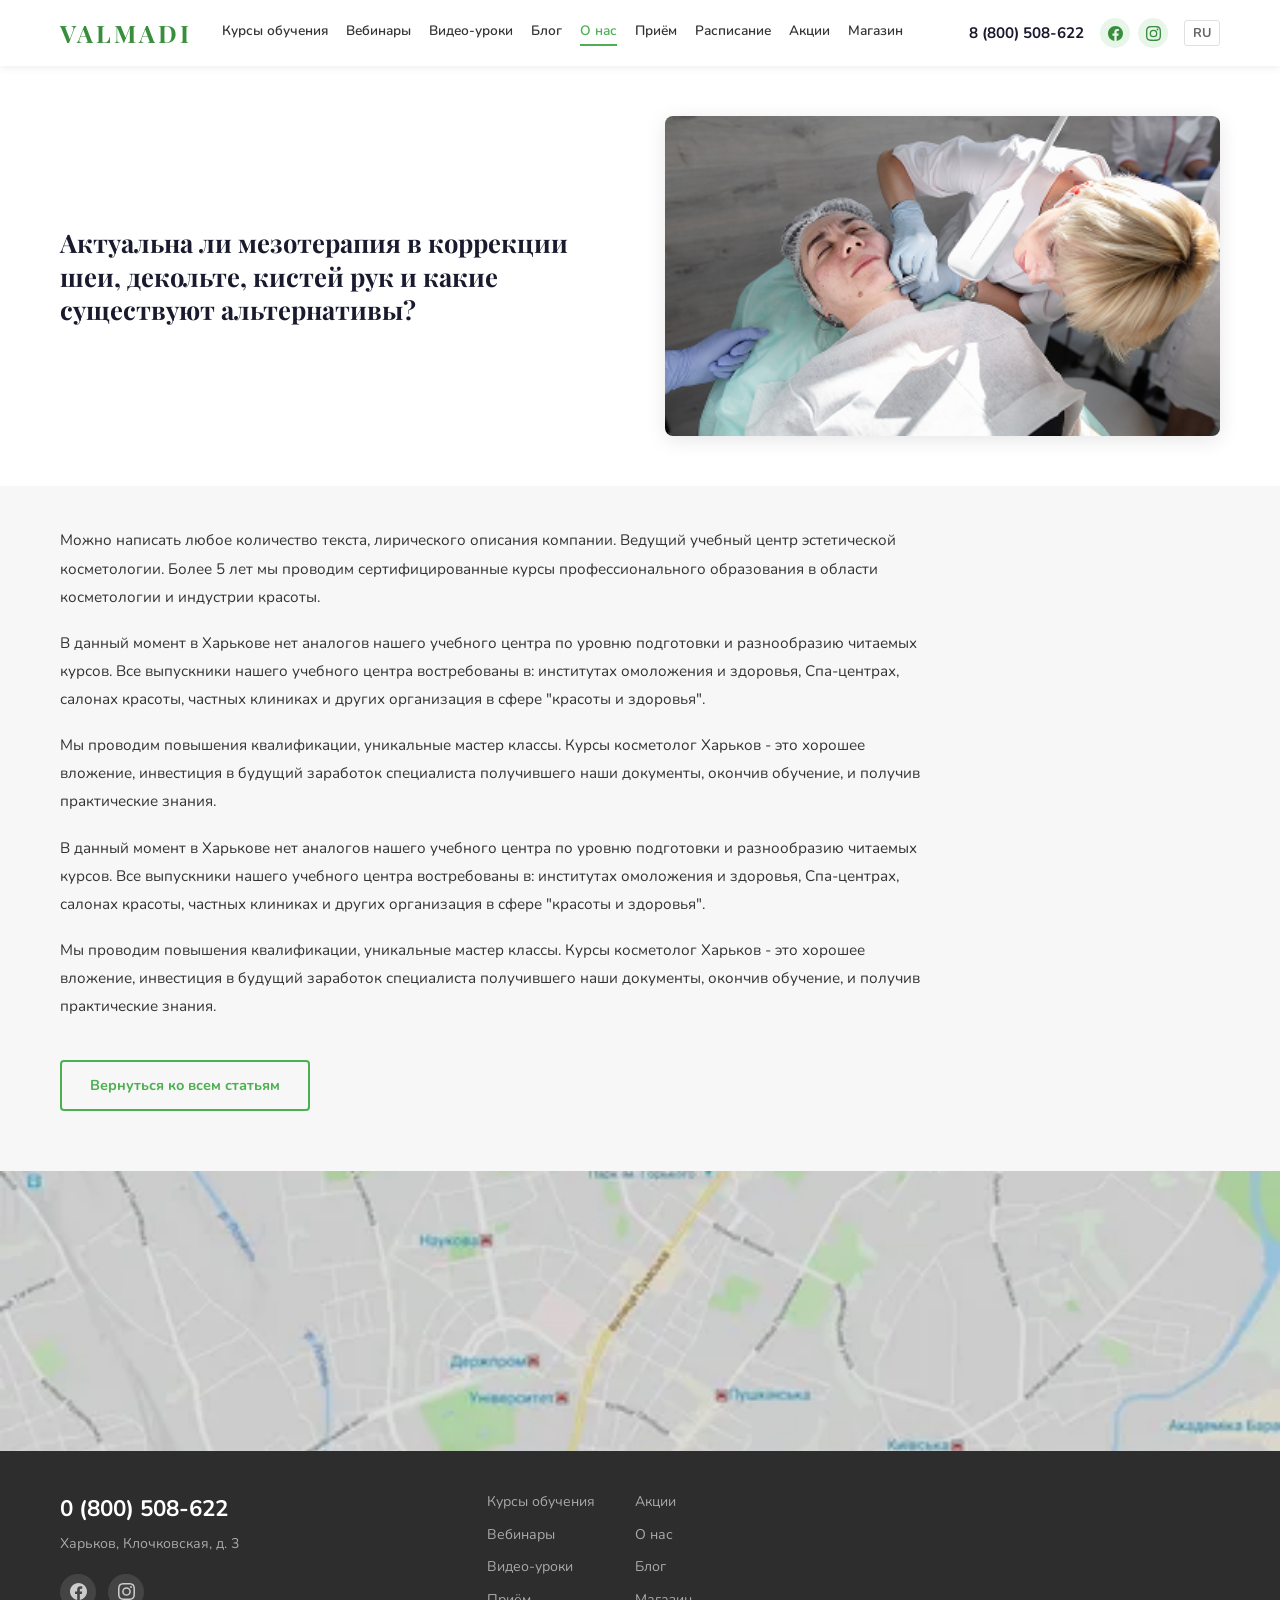
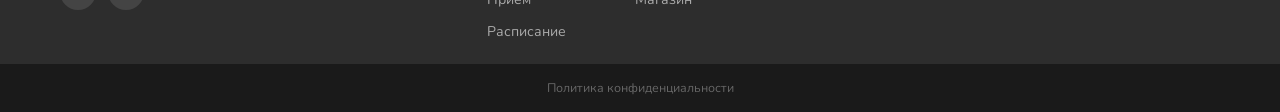
<file: about.html>
<!DOCTYPE html>
<html lang="ru">
<head>
    <meta charset="UTF-8">
    <meta name="viewport" content="width=device-width, initial-scale=1.0">
    <title>О нас — VALMADI</title>
    <link rel="stylesheet" href="css/styles.css">
    <link rel="stylesheet" href="css/about-page.css">
    <link href="https://fonts.googleapis.com/css2?family=Playfair+Display:wght@400;700&family=Nunito:wght@300;400;600;700&display=swap" rel="stylesheet">
</head>
<body>

<header class="header">
    <div class="header__top-inner container">
        <a href="index.html" class="logo">VALMADI</a>
        <nav class="nav">
            <a href="courses.html" class="nav__link">Курсы обучения</a>
            <a href="webinars.html" class="nav__link">Вебинары</a>
            <a href="#" class="nav__link">Видео-уроки</a>
            <a href="blog.html" class="nav__link">Блог</a>
            <a href="about.html" class="nav__link nav__link--active">О нас</a>
            <a href="#" class="nav__link">Приём</a>
            <a href="#" class="nav__link">Расписание</a>
            <a href="#" class="nav__link">Акции</a>
            <a href="price.html" class="nav__link">Магазин</a>
        </nav>
        <button class="hamburger" onclick="document.querySelector('.nav').classList.toggle('nav--open')">
            <span></span>
            <span></span>
            <span></span>
        </button>
        <div class="header__contacts">
            <a href="tel:+78005080622" class="header__phone">8 (800) 508-622</a>
            <div class="header__social">
                <a href="#" title="Facebook">
                    <svg width="18" height="18" viewBox="0 0 24 24" fill="currentColor"><path d="M24 12.073c0-6.627-5.373-12-12-12s-12 5.373-12 12c0 5.99 4.388 10.954 10.125 11.854v-8.385H7.078v-3.47h3.047V9.43c0-3.007 1.792-4.669 4.533-4.669 1.312 0 2.686.235 2.686.235v2.953H15.83c-1.491 0-1.956.925-1.956 1.874v2.25h3.328l-.532 3.47h-2.796v8.385C19.612 23.027 24 18.062 24 12.073z"/></svg>
                </a>
                <a href="#" title="Instagram">
                    <svg width="18" height="18" viewBox="0 0 24 24" fill="currentColor"><path d="M12 2.163c3.204 0 3.584.012 4.85.07 3.252.148 4.771 1.691 4.919 4.919.058 1.265.069 1.645.069 4.849 0 3.205-.012 3.584-.069 4.849-.149 3.225-1.664 4.771-4.919 4.919-1.266.058-1.644.07-4.85.07-3.204 0-3.584-.012-4.849-.07-3.26-.149-4.771-1.699-4.919-4.92-.058-1.265-.07-1.644-.07-4.849 0-3.204.013-3.583.07-4.849.149-3.227 1.664-4.771 4.919-4.919 1.266-.057 1.645-.069 4.849-.069zM12 0C8.741 0 8.333.014 7.053.072 2.695.272.273 2.69.073 7.052.014 8.333 0 8.741 0 12c0 3.259.014 3.668.072 4.948.2 4.358 2.618 6.78 6.98 6.98C8.333 23.986 8.741 24 12 24c3.259 0 3.668-.014 4.948-.072 4.354-.2 6.782-2.618 6.979-6.98.059-1.28.073-1.689.073-4.948 0-3.259-.014-3.667-.072-4.947-.196-4.354-2.617-6.78-6.979-6.98C15.668.014 15.259 0 12 0zm0 5.838a6.162 6.162 0 100 12.324 6.162 6.162 0 000-12.324zM12 16a4 4 0 110-8 4 4 0 010 8zm6.406-11.845a1.44 1.44 0 100 2.881 1.44 1.44 0 000-2.881z"/></svg>
                </a>
            </div>
            <div class="header__lang">RU</div>
        </div>
    </div>
</header>

<section class="ab-hero">
    <div class="container ab-hero__inner">
        <div class="ab-hero__content">
            <h1 class="ab-hero__title">Актуальна ли мезотерапия в коррекции шеи, декольте, кистей рук и какие существуют альтернативы?</h1>
        </div>
        <div class="ab-hero__image">
                    <img src="images/blog-3.jpg" alt="Мезотерапия">
        </div>
    </div>
</section>

<section class="ab-text">
    <div class="container">
        <p class="ab-text__p">Можно написать любое количество текста, лирического описания компании. Ведущий учебный центр эстетической косметологии. Более 5 лет мы проводим сертифицированные курсы профессионального образования в области косметологии и индустрии красоты.</p>
        <p class="ab-text__p">В данный момент в Харькове нет аналогов нашего учебного центра по уровню подготовки и разнообразию читаемых курсов. Все выпускники нашего учебного центра востребованы в: институтах омоложения и здоровья, Спа-центрах, салонах красоты, частных клиниках и других организация в сфере "красоты и здоровья".</p>
        <p class="ab-text__p">Мы проводим повышения квалификации, уникальные мастер классы. Курсы косметолог Харьков - это хорошее вложение, инвестиция в будущий заработок специалиста получившего наши документы, окончив обучение, и получив практические знания.</p>
        <p class="ab-text__p">В данный момент в Харькове нет аналогов нашего учебного центра по уровню подготовки и разнообразию читаемых курсов. Все выпускники нашего учебного центра востребованы в: институтах омоложения и здоровья, Спа-центрах, салонах красоты, частных клиниках и других организация в сфере "красоты и здоровья".</p>
        <p class="ab-text__p">Мы проводим повышения квалификации, уникальные мастер классы. Курсы косметолог Харьков - это хорошее вложение, инвестиция в будущий заработок специалиста получившего наши документы, окончив обучение, и получив практические знания.</p>
        <div class="ab-text__btn">
            <a href="blog.html" class="btn btn--outline">Вернуться ко всем статьям</a>
        </div>
    </div>
</section>

<footer class="footer">
    <div class="footer__map">
        <img src="images/map.jpg" alt="Карта">
    </div>
    <div class="footer__info">
        <div class="container footer__inner">
            <div class="footer__contacts">
                <p class="footer__phone">0 (800) 508-622</p>
                <p class="footer__address">Харьков, Клочковская, д. 3</p>
                <div class="footer__social">
                    <a href="#" title="Facebook">
                        <svg width="18" height="18" viewBox="0 0 24 24" fill="currentColor"><path d="M24 12.073c0-6.627-5.373-12-12-12s-12 5.373-12 12c0 5.99 4.388 10.954 10.125 11.854v-8.385H7.078v-3.47h3.047V9.43c0-3.007 1.792-4.669 4.533-4.669 1.312 0 2.686.235 2.686.235v2.953H15.83c-1.491 0-1.956.925-1.956 1.874v2.25h3.328l-.532 3.47h-2.796v8.385C19.612 23.027 24 18.062 24 12.073z"/></svg>
                    </a>
                    <a href="#" title="Instagram">
                        <svg width="18" height="18" viewBox="0 0 24 24" fill="currentColor"><path d="M12 2.163c3.204 0 3.584.012 4.85.07 3.252.148 4.771 1.691 4.919 4.919.058 1.265.069 1.645.069 4.849 0 3.205-.012 3.584-.069 4.849-.149 3.225-1.664 4.771-4.919 4.919-1.266.058-1.644.07-4.85.07-3.204 0-3.584-.012-4.849-.07-3.26-.149-4.771-1.699-4.919-4.92-.058-1.265-.07-1.644-.07-4.849 0-3.204.013-3.583.07-4.849.149-3.227 1.664-4.771 4.919-4.919 1.266-.057 1.645-.069 4.849-.069zM12 0C8.741 0 8.333.014 7.053.072 2.695.272.273 2.69.073 7.052.014 8.333 0 8.741 0 12c0 3.259.014 3.668.072 4.948.2 4.358 2.618 6.78 6.98 6.98C8.333 23.986 8.741 24 12 24c3.259 0 3.668-.014 4.948-.072 4.354-.2 6.782-2.618 6.979-6.98.059-1.28.073-1.689.073-4.948 0-3.259-.014-3.667-.072-4.947-.196-4.354-2.617-6.78-6.979-6.98C15.668.014 15.259 0 12 0zm0 5.838a6.162 6.162 0 100 12.324 6.162 6.162 0 000-12.324zM12 16a4 4 0 110-8 4 4 0 010 8zm6.406-11.845a1.44 1.44 0 100 2.881 1.44 1.44 0 000-2.881z"/></svg>
                    </a>
                </div>
            </div>
            <div class="footer__nav">
                <div class="footer__col">
                    <a href="courses.html">Курсы обучения</a>
                    <a href="webinars.html">Вебинары</a>
                    <a href="#">Видео-уроки</a>
                    <a href="#">Приём</a>
                    <a href="#">Расписание</a>
                </div>
                <div class="footer__col">
                    <a href="#">Акции</a>
                    <a href="about.html">О нас</a>
                    <a href="blog.html">Блог</a>
                    <a href="price.html">Магазин</a>
                </div>
            </div>
        </div>
    </div>
    <div class="footer__bottom">
        <div class="container">
            <p>Политика конфиденциальности</p>
        </div>
    </div>
</footer>

</body>
<script>document.querySelector('.nav')?.addEventListener('click', function(){this.classList.remove('nav--open')});</script>
</html>
</file>
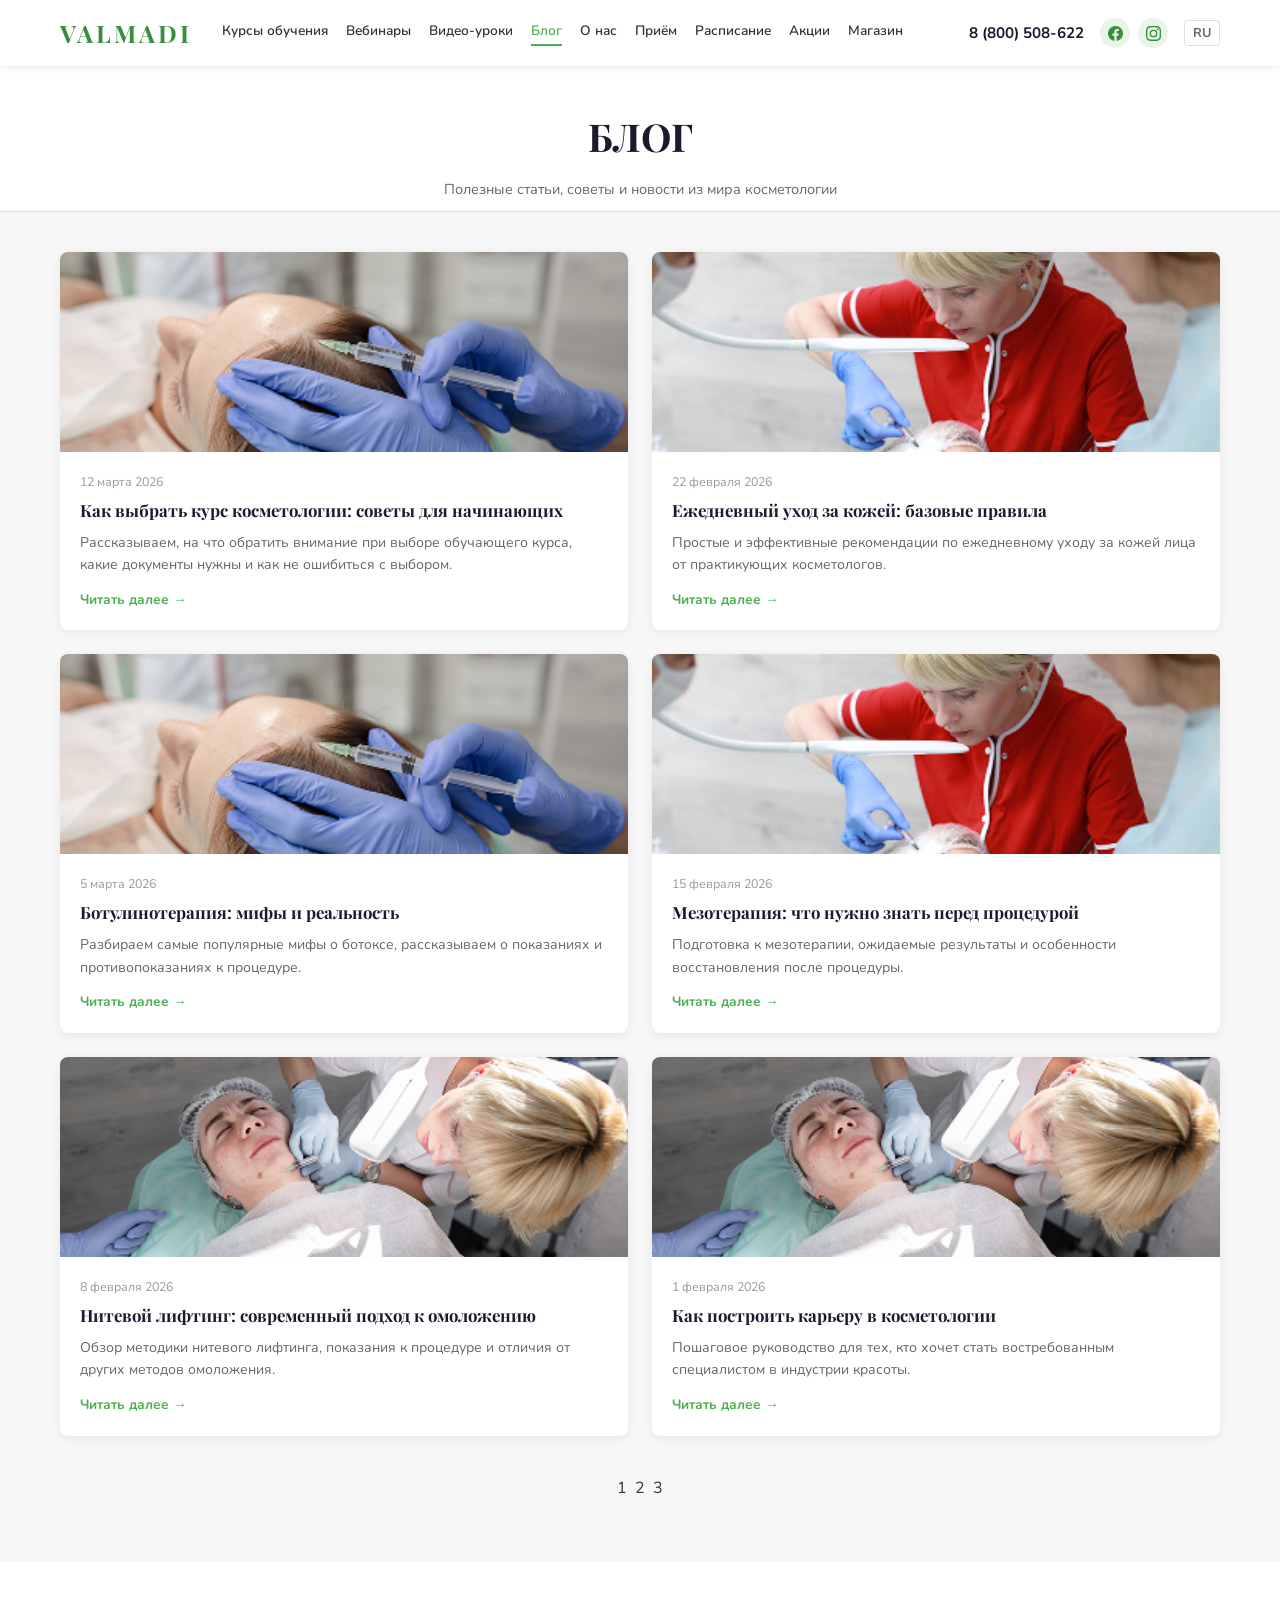
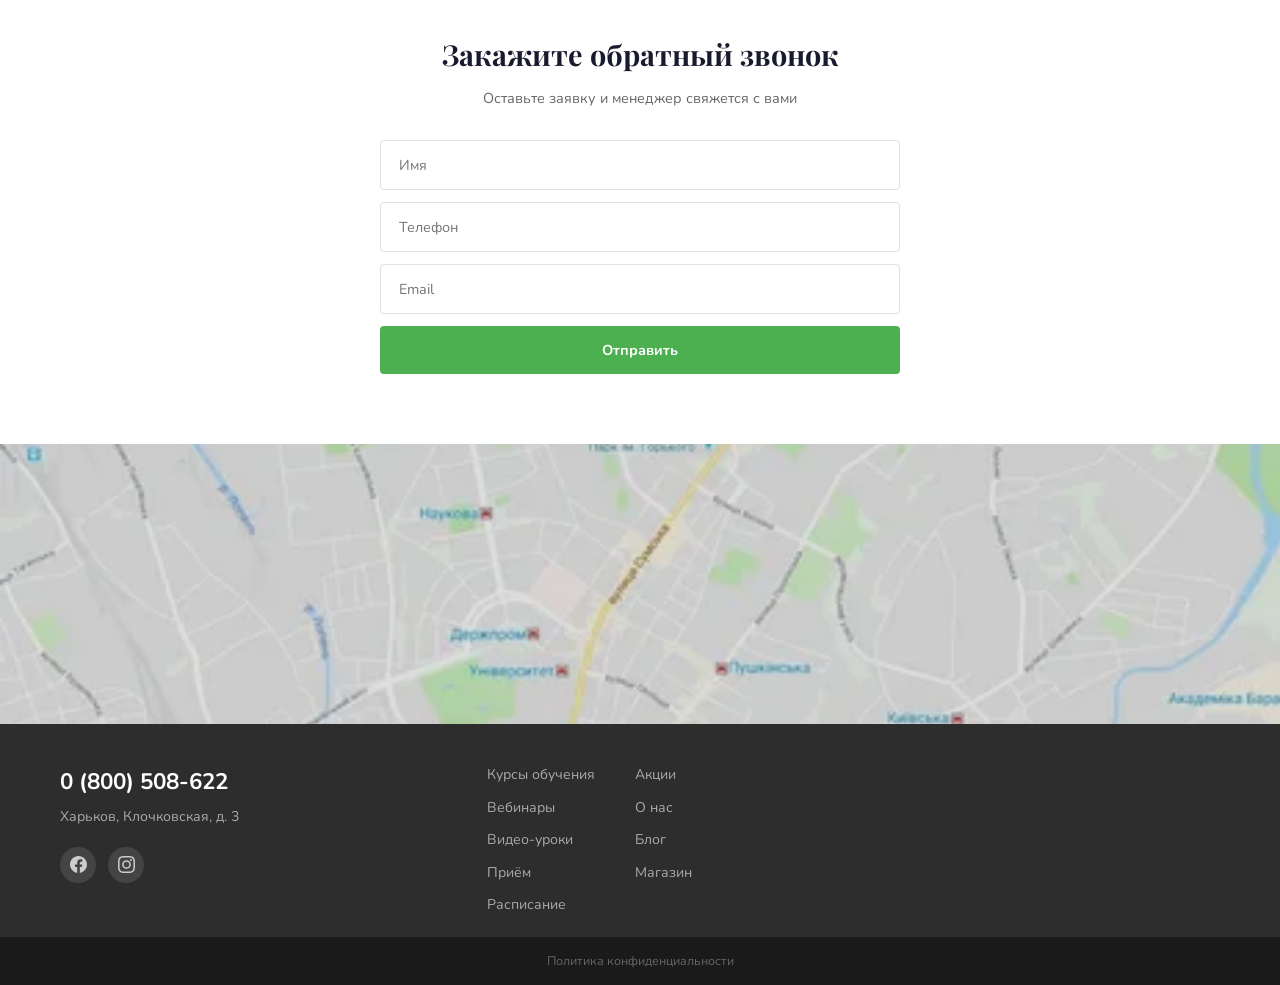
<file: blog.html>
<!DOCTYPE html>
<html lang="ru">
<head>
    <meta charset="UTF-8">
    <meta name="viewport" content="width=device-width, initial-scale=1.0">
    <title>Блог — VALMADI</title>
    <link rel="stylesheet" href="css/styles.css">
    <link rel="stylesheet" href="css/blog.css">
    <link href="https://fonts.googleapis.com/css2?family=Playfair+Display:wght@400;700&family=Nunito:wght@300;400;600;700&display=swap" rel="stylesheet">
</head>
<body>

<header class="header">
    <div class="header__top-inner container">
        <a href="index.html" class="logo">VALMADI</a>
        <nav class="nav">
            <a href="courses.html" class="nav__link">Курсы обучения</a>
            <a href="webinars.html" class="nav__link">Вебинары</a>
            <a href="#" class="nav__link">Видео-уроки</a>
            <a href="blog.html" class="nav__link nav__link--active">Блог</a>
            <a href="about.html" class="nav__link">О нас</a>
            <a href="#" class="nav__link">Приём</a>
            <a href="#" class="nav__link">Расписание</a>
            <a href="#" class="nav__link">Акции</a>
            <a href="price.html" class="nav__link">Магазин</a>
        </nav>
        <button class="hamburger" onclick="document.querySelector('.nav').classList.toggle('nav--open')">
            <span></span>
            <span></span>
            <span></span>
        </button>
        <div class="header__contacts">
            <a href="tel:+78005080622" class="header__phone">8 (800) 508-622</a>
            <div class="header__social">
                <a href="#" title="Facebook">
                    <svg width="18" height="18" viewBox="0 0 24 24" fill="currentColor"><path d="M24 12.073c0-6.627-5.373-12-12-12s-12 5.373-12 12c0 5.99 4.388 10.954 10.125 11.854v-8.385H7.078v-3.47h3.047V9.43c0-3.007 1.792-4.669 4.533-4.669 1.312 0 2.686.235 2.686.235v2.953H15.83c-1.491 0-1.956.925-1.956 1.874v2.25h3.328l-.532 3.47h-2.796v8.385C19.612 23.027 24 18.062 24 12.073z"/></svg>
                </a>
                <a href="#" title="Instagram">
                    <svg width="18" height="18" viewBox="0 0 24 24" fill="currentColor"><path d="M12 2.163c3.204 0 3.584.012 4.85.07 3.252.148 4.771 1.691 4.919 4.919.058 1.265.069 1.645.069 4.849 0 3.205-.012 3.584-.069 4.849-.149 3.225-1.664 4.771-4.919 4.919-1.266.058-1.644.07-4.85.07-3.204 0-3.584-.012-4.849-.07-3.26-.149-4.771-1.699-4.919-4.92-.058-1.265-.07-1.644-.07-4.849 0-3.204.013-3.583.07-4.849.149-3.227 1.664-4.771 4.919-4.919 1.266-.057 1.645-.069 4.849-.069zM12 0C8.741 0 8.333.014 7.053.072 2.695.272.273 2.69.073 7.052.014 8.333 0 8.741 0 12c0 3.259.014 3.668.072 4.948.2 4.358 2.618 6.78 6.98 6.98C8.333 23.986 8.741 24 12 24c3.259 0 3.668-.014 4.948-.072 4.354-.2 6.782-2.618 6.979-6.98.059-1.28.073-1.689.073-4.948 0-3.259-.014-3.667-.072-4.947-.196-4.354-2.617-6.78-6.979-6.98C15.668.014 15.259 0 12 0zm0 5.838a6.162 6.162 0 100 12.324 6.162 6.162 0 000-12.324zM12 16a4 4 0 110-8 4 4 0 010 8zm6.406-11.845a1.44 1.44 0 100 2.881 1.44 1.44 0 000-2.881z"/></svg>
                </a>
            </div>
            <div class="header__lang">RU</div>
        </div>
    </div>
</header>

<section class="bl-hero">
    <div class="container bl-hero__inner">
        <h1 class="bl-hero__title">БЛОГ</h1>
        <p class="bl-hero__subtitle">Полезные статьи, советы и новости из мира косметологии</p>
    </div>
</section>

<section class="bl-page">
    <div class="container">

        <div class="bl-grid">

            <a href="#" class="bl-card">
                <div class="bl-card__image">
                    <img src="images/blog-1.jpg" alt="Как выбрать курс косметологии">
                </div>
                <div class="bl-card__body">
                    <p class="bl-card__date">12 марта 2026</p>
                    <h3 class="bl-card__title">Как выбрать курс косметологии: советы для начинающих</h3>
                    <p class="bl-card__excerpt">Рассказываем, на что обратить внимание при выборе обучающего курса, какие документы нужны и как не ошибиться с выбором.</p>
                    <span class="bl-card__more">Читать далее →</span>
                </div>
            </a>

            <a href="#" class="bl-card">
                <div class="bl-card__image">
                    <img src="images/blog-2.jpg" alt="Уход за кожей">
                </div>
                <div class="bl-card__body">
                    <p class="bl-card__date">22 февраля 2026</p>
                    <h3 class="bl-card__title">Ежедневный уход за кожей: базовые правила</h3>
                    <p class="bl-card__excerpt">Простые и эффективные рекомендации по ежедневному уходу за кожей лица от практикующих косметологов.</p>
                    <span class="bl-card__more">Читать далее →</span>
                </div>
            </a>

            <a href="#" class="bl-card">
                <div class="bl-card__image">
                    <img src="images/blog-1.jpg" alt="Ботулинотерапия">
                </div>
                <div class="bl-card__body">
                    <p class="bl-card__date">5 марта 2026</p>
                    <h3 class="bl-card__title">Ботулинотерапия: мифы и реальность</h3>
                    <p class="bl-card__excerpt">Разбираем самые популярные мифы о ботоксе, рассказываем о показаниях и противопоказаниях к процедуре.</p>
                    <span class="bl-card__more">Читать далее →</span>
                </div>
            </a>

            <a href="#" class="bl-card">
                <div class="bl-card__image">
                    <img src="images/blog-2.jpg" alt="Мезотерапия">
                </div>
                <div class="bl-card__body">
                    <p class="bl-card__date">15 февраля 2026</p>
                    <h3 class="bl-card__title">Мезотерапия: что нужно знать перед процедурой</h3>
                    <p class="bl-card__excerpt">Подготовка к мезотерапии, ожидаемые результаты и особенности восстановления после процедуры.</p>
                    <span class="bl-card__more">Читать далее →</span>
                </div>
            </a>

            <a href="#" class="bl-card">
                <div class="bl-card__image">
                    <img src="images/blog-3.jpg" alt="Нитевой лифтинг">
                </div>
                <div class="bl-card__body">
                    <p class="bl-card__date">8 февраля 2026</p>
                    <h3 class="bl-card__title">Нитевой лифтинг: современный подход к омоложению</h3>
                    <p class="bl-card__excerpt">Обзор методики нитевого лифтинга, показания к процедуре и отличия от других методов омоложения.</p>
                    <span class="bl-card__more">Читать далее →</span>
                </div>
            </a>

            <a href="#" class="bl-card">
                <div class="bl-card__image">
                    <img src="images/blog-3.jpg" alt="Карьера косметолога">
                </div>
                <div class="bl-card__body">
                    <p class="bl-card__date">1 февраля 2026</p>
                    <h3 class="bl-card__title">Как построить карьеру в косметологии</h3>
                    <p class="bl-card__excerpt">Пошаговое руководство для тех, кто хочет стать востребованным специалистом в индустрии красоты.</p>
                    <span class="bl-card__more">Читать далее →</span>
                </div>
            </a>

        </div>

        <div class="bl-pagination">
            <a href="#" class="page-btn page-btn--active">1</a>
            <a href="#" class="page-btn">2</a>
            <a href="#" class="page-btn">3</a>
        </div>

    </div>
</section>

<section class="callback">
    <div class="container callback__inner">
        <h2 class="callback__title">Закажите обратный звонок</h2>
        <p class="callback__subtitle">Оставьте заявку и менеджер свяжется с вами</p>
        <div class="callback__form">
            <input type="text" class="callback__input" placeholder="Имя">
            <input type="tel" class="callback__input" placeholder="Телефон">
            <input type="email" class="callback__input" placeholder="Email">
            <button class="btn btn--green">Отправить</button>
        </div>
    </div>
</section>

<footer class="footer">
    <div class="footer__map">
        <img src="images/map.jpg" alt="Карта">
    </div>
    <div class="footer__info">
        <div class="container footer__inner">
            <div class="footer__contacts">
                <p class="footer__phone">0 (800) 508-622</p>
                <p class="footer__address">Харьков, Клочковская, д. 3</p>
                <div class="footer__social">
                    <a href="#" title="Facebook">
                        <svg width="18" height="18" viewBox="0 0 24 24" fill="currentColor"><path d="M24 12.073c0-6.627-5.373-12-12-12s-12 5.373-12 12c0 5.99 4.388 10.954 10.125 11.854v-8.385H7.078v-3.47h3.047V9.43c0-3.007 1.792-4.669 4.533-4.669 1.312 0 2.686.235 2.686.235v2.953H15.83c-1.491 0-1.956.925-1.956 1.874v2.25h3.328l-.532 3.47h-2.796v8.385C19.612 23.027 24 18.062 24 12.073z"/></svg>
                    </a>
                    <a href="#" title="Instagram">
                        <svg width="18" height="18" viewBox="0 0 24 24" fill="currentColor"><path d="M12 2.163c3.204 0 3.584.012 4.85.07 3.252.148 4.771 1.691 4.919 4.919.058 1.265.069 1.645.069 4.849 0 3.205-.012 3.584-.069 4.849-.149 3.225-1.664 4.771-4.919 4.919-1.266.058-1.644.07-4.85.07-3.204 0-3.584-.012-4.849-.07-3.26-.149-4.771-1.699-4.919-4.92-.058-1.265-.07-1.644-.07-4.849 0-3.204.013-3.583.07-4.849.149-3.227 1.664-4.771 4.919-4.919 1.266-.057 1.645-.069 4.849-.069zM12 0C8.741 0 8.333.014 7.053.072 2.695.272.273 2.69.073 7.052.014 8.333 0 8.741 0 12c0 3.259.014 3.668.072 4.948.2 4.358 2.618 6.78 6.98 6.98C8.333 23.986 8.741 24 12 24c3.259 0 3.668-.014 4.948-.072 4.354-.2 6.782-2.618 6.979-6.98.059-1.28.073-1.689.073-4.948 0-3.259-.014-3.667-.072-4.947-.196-4.354-2.617-6.78-6.979-6.98C15.668.014 15.259 0 12 0zm0 5.838a6.162 6.162 0 100 12.324 6.162 6.162 0 000-12.324zM12 16a4 4 0 110-8 4 4 0 010 8zm6.406-11.845a1.44 1.44 0 100 2.881 1.44 1.44 0 000-2.881z"/></svg>
                    </a>
                </div>
            </div>
            <div class="footer__nav">
                <div class="footer__col">
                    <a href="courses.html">Курсы обучения</a>
                    <a href="webinars.html">Вебинары</a>
                    <a href="#">Видео-уроки</a>
                    <a href="#">Приём</a>
                    <a href="#">Расписание</a>
                </div>
                <div class="footer__col">
                    <a href="#">Акции</a>
                    <a href="about.html">О нас</a>
                    <a href="blog.html">Блог</a>
                    <a href="price.html">Магазин</a>
                </div>
            </div>
        </div>
    </div>
    <div class="footer__bottom">
        <div class="container">
            <p>Политика конфиденциальности</p>
        </div>
    </div>
</footer>

</body>
<script>document.querySelector('.nav')?.addEventListener('click', function(){this.classList.remove('nav--open')});</script>
</html>
</file>
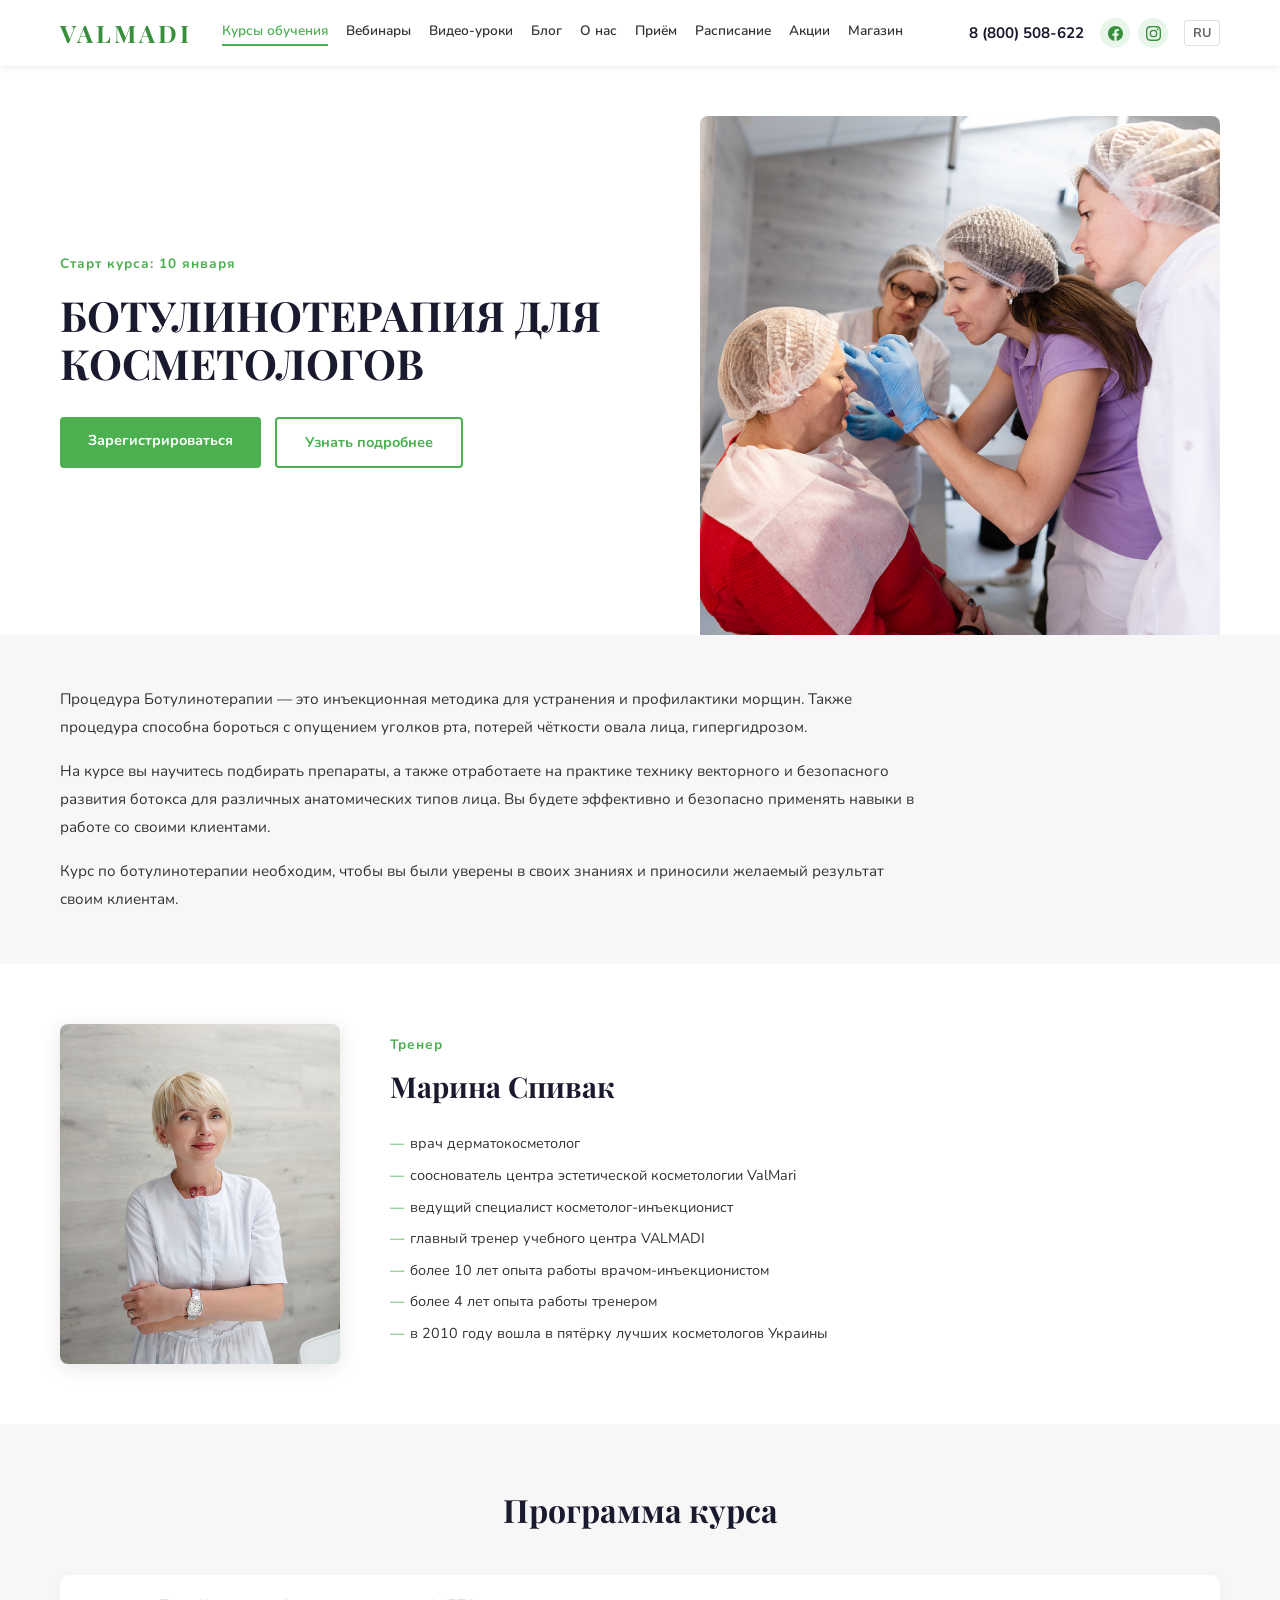
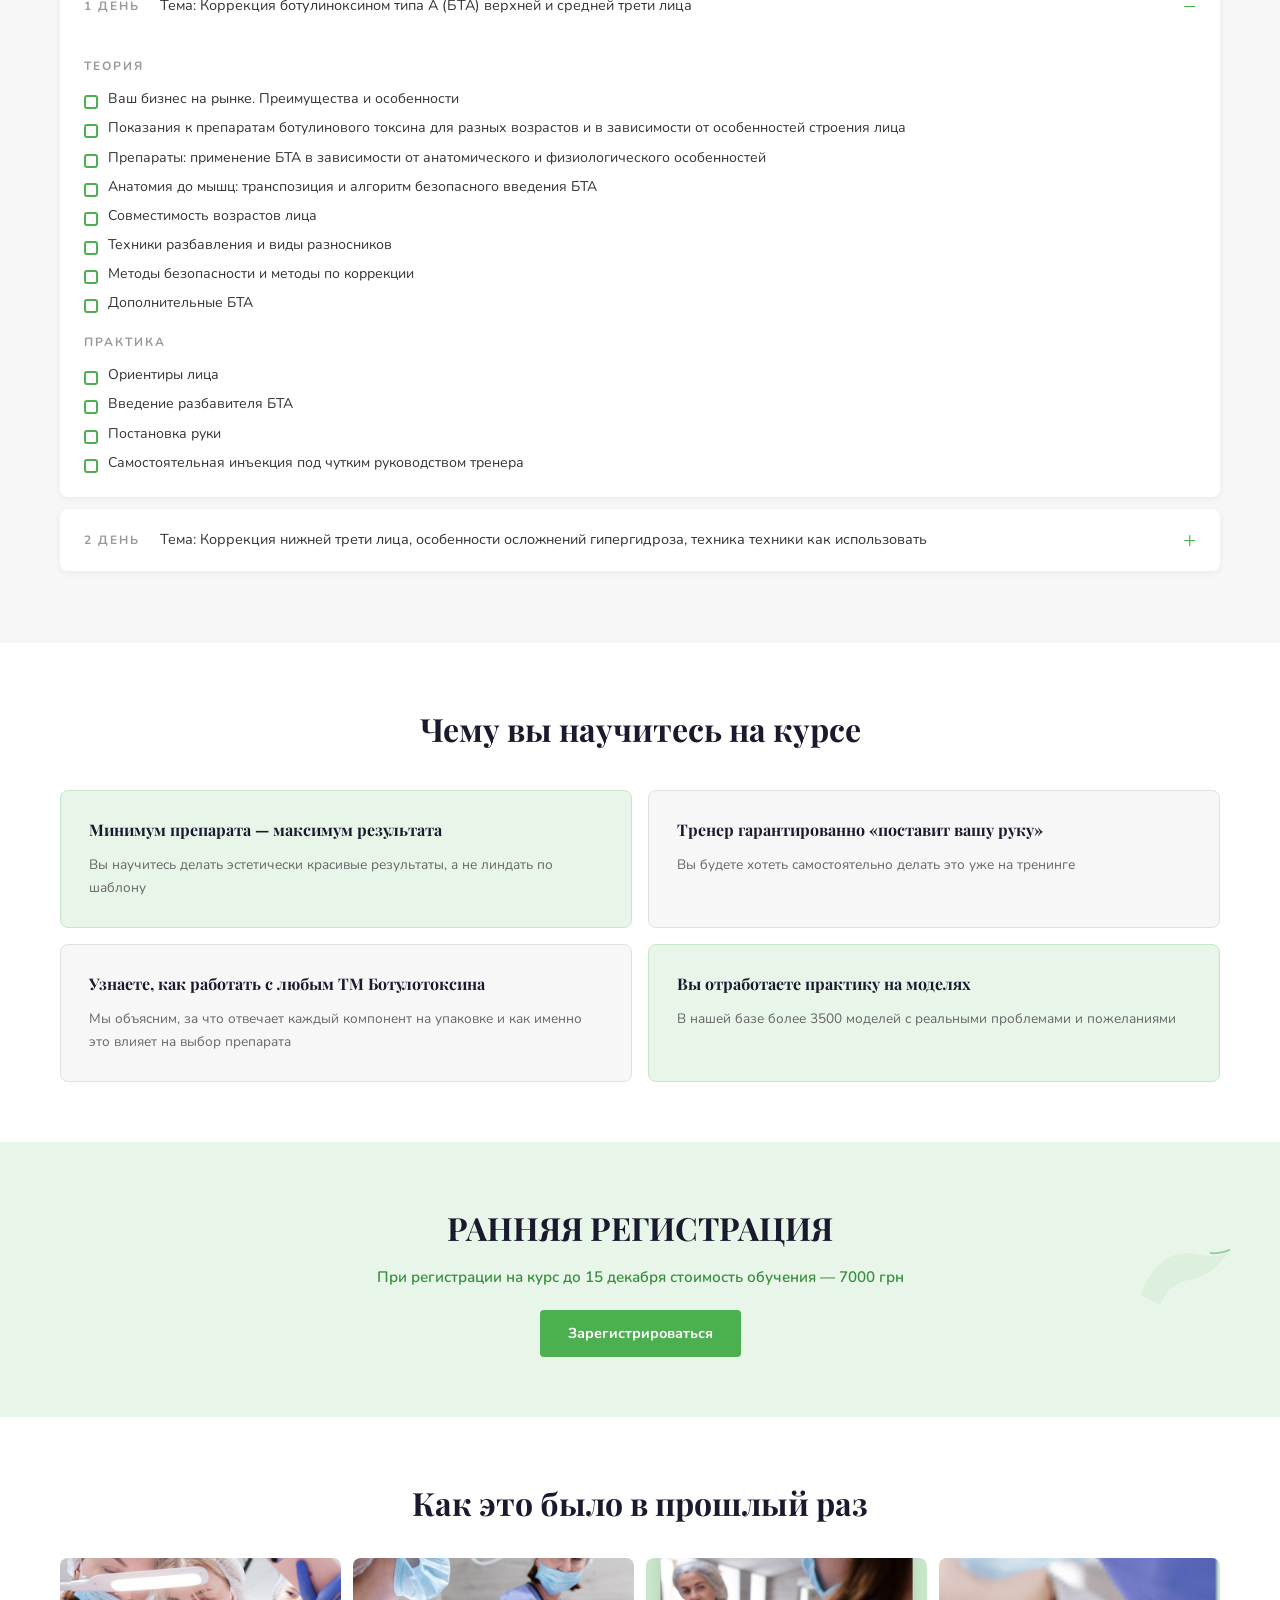
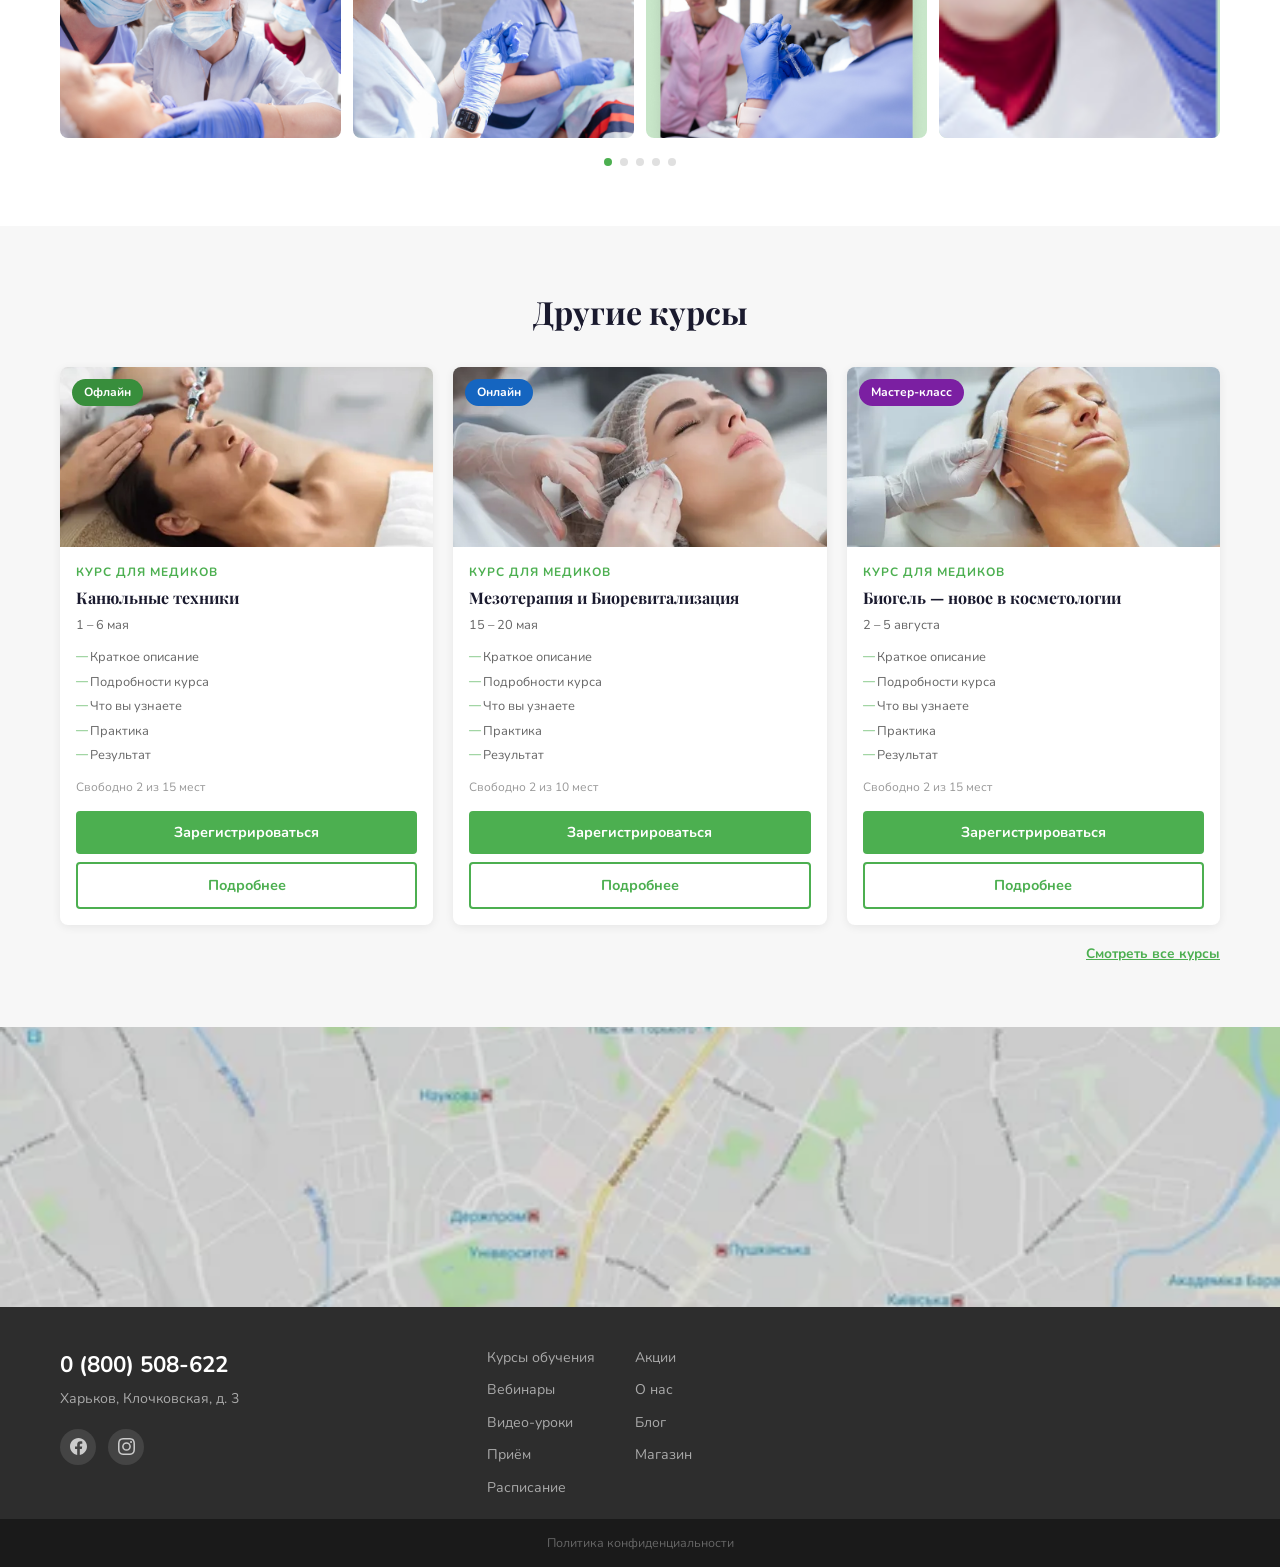
<file: course-detail.html>
<!DOCTYPE html>
<html lang="ru">
<head>
    <meta charset="UTF-8">
    <meta name="viewport" content="width=device-width, initial-scale=1.0">
    <title>Ботулинотерапия для косметологов — VALMADI</title>
    <link rel="stylesheet" href="css/styles.css">
    <link rel="stylesheet" href="css/course-detail.css">
    <link href="https://fonts.googleapis.com/css2?family=Playfair+Display:wght@400;700&family=Nunito:wght@300;400;600;700&display=swap" rel="stylesheet">
</head>
<body>

<header class="header">
    <div class="header__top-inner container">
        <a href="index.html" class="logo">VALMADI</a>
        <nav class="nav">
            <a href="courses.html" class="nav__link nav__link--active">Курсы обучения</a>
            <a href="webinars.html" class="nav__link">Вебинары</a>
            <a href="#" class="nav__link">Видео-уроки</a>
            <a href="blog.html" class="nav__link">Блог</a>
            <a href="about.html" class="nav__link">О нас</a>
            <a href="#" class="nav__link">Приём</a>
            <a href="#" class="nav__link">Расписание</a>
            <a href="#" class="nav__link">Акции</a>
            <a href="price.html" class="nav__link">Магазин</a>
        </nav>
        <button class="hamburger" onclick="document.querySelector('.nav').classList.toggle('nav--open')">
            <span></span>
            <span></span>
            <span></span>
        </button>
        <div class="header__contacts">
            <a href="tel:+78005080622" class="header__phone">8 (800) 508-622</a>
            <div class="header__social">
                <a href="#" title="Facebook">
                    <svg width="18" height="18" viewBox="0 0 24 24" fill="currentColor"><path d="M24 12.073c0-6.627-5.373-12-12-12s-12 5.373-12 12c0 5.99 4.388 10.954 10.125 11.854v-8.385H7.078v-3.47h3.047V9.43c0-3.007 1.792-4.669 4.533-4.669 1.312 0 2.686.235 2.686.235v2.953H15.83c-1.491 0-1.956.925-1.956 1.874v2.25h3.328l-.532 3.47h-2.796v8.385C19.612 23.027 24 18.062 24 12.073z"/></svg>
                </a>
                <a href="#" title="Instagram">
                    <svg width="18" height="18" viewBox="0 0 24 24" fill="currentColor"><path d="M12 2.163c3.204 0 3.584.012 4.85.07 3.252.148 4.771 1.691 4.919 4.919.058 1.265.069 1.645.069 4.849 0 3.205-.012 3.584-.069 4.849-.149 3.225-1.664 4.771-4.919 4.919-1.266.058-1.644.07-4.85.07-3.204 0-3.584-.012-4.849-.07-3.26-.149-4.771-1.699-4.919-4.92-.058-1.265-.07-1.644-.07-4.849 0-3.204.013-3.583.07-4.849.149-3.227 1.664-4.771 4.919-4.919 1.266-.057 1.645-.069 4.849-.069zM12 0C8.741 0 8.333.014 7.053.072 2.695.272.273 2.69.073 7.052.014 8.333 0 8.741 0 12c0 3.259.014 3.668.072 4.948.2 4.358 2.618 6.78 6.98 6.98C8.333 23.986 8.741 24 12 24c3.259 0 3.668-.014 4.948-.072 4.354-.2 6.782-2.618 6.979-6.98.059-1.28.073-1.689.073-4.948 0-3.259-.014-3.667-.072-4.947-.196-4.354-2.617-6.78-6.979-6.98C15.668.014 15.259 0 12 0zm0 5.838a6.162 6.162 0 100 12.324 6.162 6.162 0 000-12.324zM12 16a4 4 0 110-8 4 4 0 010 8zm6.406-11.845a1.44 1.44 0 100 2.881 1.44 1.44 0 000-2.881z"/></svg>
                </a>
            </div>
            <div class="header__lang">RU</div>
        </div>
    </div>
</header>

<section class="cd-hero">
    <div class="container cd-hero__inner">
        <div class="cd-hero__content">
            <p class="cd-hero__start">Старт курса: 10 января</p>
            <h1 class="cd-hero__title">БОТУЛИНОТЕРАПИЯ ДЛЯ КОСМЕТОЛОГОВ</h1>
            <div class="cd-hero__buttons">
                <a href="#register" class="btn btn--green">Зарегистрироваться</a>
                <a href="#program" class="btn btn--outline">Узнать подробнее</a>
            </div>
        </div>
        <div class="cd-hero__image">
            <img src="images/detail-hero.jpg" alt="Ботулинотерапия для косметологов">
        </div>
    </div>
</section>

<section class="cd-about">
    <div class="container">
        <p class="cd-about__text">Процедура Ботулинотерапии — это инъекционная методика для устранения и профилактики морщин. Также процедура способна бороться с опущением уголков рта, потерей чёткости овала лица, гипергидрозом.</p>
        <p class="cd-about__text">На курсе вы научитесь подбирать препараты, а также отработаете на практике технику векторного и безопасного развития ботокса для различных анатомических типов лица. Вы будете эффективно и безопасно применять навыки в работе со своими клиентами.</p>
        <p class="cd-about__text">Курс по ботулинотерапии необходим, чтобы вы были уверены в своих знаниях и приносили желаемый результат своим клиентам.</p>
    </div>
</section>

<section class="cd-trainer">
    <div class="container cd-trainer__inner">
        <div class="cd-trainer__photo">
            <img src="images/detail-trainer.jpg" alt="Марина Спивак">
        </div>
        <div class="cd-trainer__info">
            <p class="cd-trainer__label">Тренер</p>
            <h2 class="cd-trainer__name">Марина Спивак</h2>
            <ul class="cd-trainer__list">
                <li>врач дерматокосметолог</li>
                <li>сооснователь центра эстетической косметологии ValMari</li>
                <li>ведущий специалист косметолог-инъекционист</li>
                <li>главный тренер учебного центра VALMADI</li>
                <li>более 10 лет опыта работы врачом-инъекционистом</li>
                <li>более 4 лет опыта работы тренером</li>
                <li>в 2010 году вошла в пятёрку лучших косметологов Украины</li>
            </ul>
        </div>
    </div>
</section>

<section class="cd-program" id="program">
    <div class="container">
        <h2 class="cd-program__title">Программа курса</h2>

        <div class="cd-day">
            <div class="cd-day__header" onclick="toggleDay(this)">
                <div class="cd-day__header-left">
                    <span class="cd-day__num">1 ДЕНЬ</span>
                    <span class="cd-day__theme">Тема: Коррекция ботулиноксином типа А (БТА) верхней и средней трети лица</span>
                </div>
                <span class="cd-day__icon">−</span>
            </div>
            <div class="cd-day__body">
                <p class="cd-day__section-title">ТЕОРИЯ</p>
                <ul class="cd-day__list">
                    <li>Ваш бизнес на рынке. Преимущества и особенности</li>
                    <li>Показания к препаратам ботулинового токсина для разных возрастов и в зависимости от особенностей строения лица</li>
                    <li>Препараты: применение БТА в зависимости от анатомического и физиологического особенностей</li>
                    <li>Анатомия до мышц: транспозиция и алгоритм безопасного введения БТА</li>
                    <li>Совместимость возрастов лица</li>
                    <li>Техники разбавления и виды разносников</li>
                    <li>Методы безопасности и методы по коррекции</li>
                    <li>Дополнительные БТА</li>
                </ul>
                <p class="cd-day__section-title">ПРАКТИКА</p>
                <ul class="cd-day__list">
                    <li>Ориентиры лица</li>
                    <li>Введение разбавителя БТА</li>
                    <li>Постановка руки</li>
                    <li>Самостоятельная инъекция под чутким руководством тренера</li>
                </ul>
            </div>
        </div>

        <div class="cd-day">
            <div class="cd-day__header" onclick="toggleDay(this)">
                <div class="cd-day__header-left">
                    <span class="cd-day__num">2 ДЕНЬ</span>
                    <span class="cd-day__theme">Тема: Коррекция нижней трети лица, особенности осложнений гипергидроза, техника техники как использовать</span>
                </div>
                <span class="cd-day__icon">+</span>
            </div>
            <div class="cd-day__body" style="display:none;">
                <p class="cd-day__section-title">ТЕОРИЯ</p>
                <ul class="cd-day__list">
                    <li>Коррекция нижней трети лица</li>
                    <li>Особенности осложнений</li>
                    <li>Гипергидроз — методы лечения</li>
                    <li>Техники применения препаратов</li>
                </ul>
                <p class="cd-day__section-title">ПРАКТИКА</p>
                <ul class="cd-day__list">
                    <li>Работа с нижней третью лица</li>
                    <li>Самостоятельные инъекции под наблюдением</li>
                </ul>
            </div>
        </div>

    </div>
</section>

<section class="cd-results">
    <div class="container">
        <h2 class="cd-results__title">Чему вы научитесь на курсе</h2>
        <div class="cd-results__grid">
            <div class="cd-result-card cd-result-card--green">
                <h3 class="cd-result-card__title">Минимум препарата — максимум результата</h3>
                <p class="cd-result-card__text">Вы научитесь делать эстетически красивые результаты, а не линдать по шаблону</p>
            </div>
            <div class="cd-result-card">
                <h3 class="cd-result-card__title">Тренер гарантированно «поставит вашу руку»</h3>
                <p class="cd-result-card__text">Вы будете хотеть самостоятельно делать это уже на тренинге</p>
            </div>
            <div class="cd-result-card">
                <h3 class="cd-result-card__title">Узнаете, как работать с любым ТМ Ботулотоксина</h3>
                <p class="cd-result-card__text">Мы объясним, за что отвечает каждый компонент на упаковке и как именно это влияет на выбор препарата</p>
            </div>
            <div class="cd-result-card cd-result-card--green">
                <h3 class="cd-result-card__title">Вы отработаете практику на моделях</h3>
                <p class="cd-result-card__text">В нашей базе более 3500 моделей с реальными проблемами и пожеланиями</p>
            </div>
        </div>
    </div>
</section>

<section class="cd-early" id="register">
    <div class="container cd-early__inner">
        <div class="cd-early__bird">
            <svg width="120" height="100" viewBox="0 0 120 100" fill="none">
                <path d="M20 70 Q40 20 80 30 Q100 35 110 25 Q95 50 70 55 Q50 58 40 80 Z" fill="#c8e6c9" opacity="0.6"/>
                <path d="M110 25 Q100 30 90 28" stroke="#4caf50" stroke-width="2" fill="none"/>
            </svg>
        </div>
        <div class="cd-early__content">
            <h2 class="cd-early__title">РАННЯЯ РЕГИСТРАЦИЯ</h2>
            <p class="cd-early__text">При регистрации на курс до 15 декабря стоимость обучения — 7000 грн</p>
            <a href="#" class="btn btn--green">Зарегистрироваться</a>
        </div>
    </div>
</section>

<section class="cd-gallery">
    <div class="container">
        <h2 class="cd-gallery__title">Как это было в прошлый раз</h2>
        <div class="cd-gallery__grid">
            <div class="cd-gallery__item">
                <img src="images/gallery-1.jpg" alt="Фото с курса">
            </div>
            <div class="cd-gallery__item">
                <img src="images/gallery-2.jpg" alt="Фото с курса">
            </div>
            <div class="cd-gallery__item">
                <img src="images/gallery-3.jpg" alt="Фото с курса">
            </div>
            <div class="cd-gallery__item">
                <img src="images/gallery-4.jpg" alt="Фото с курса">
            </div>
        </div>
        <div class="cd-gallery__dots">
            <span class="cd-dot cd-dot--active"></span>
            <span class="cd-dot"></span>
            <span class="cd-dot"></span>
            <span class="cd-dot"></span>
            <span class="cd-dot"></span>
        </div>
    </div>
</section>

<section class="cd-other">
    <div class="container">
        <h2 class="cd-other__title">Другие курсы</h2>
        <div class="cd-other__grid">
            <div class="cdo-card">
                <div class="cdo-card__image">
                    <img src="images/course-1.jpg" alt="Канюльные техники">
                    <span class="cdo-card__format cdo-card__format--offline">Офлайн</span>
                </div>
                <div class="cdo-card__body">
                    <p class="cdo-card__label">Курс для медиков</p>
                    <h3 class="cdo-card__title">Канюльные техники</h3>
                    <p class="cdo-card__dates">1 – 6 мая</p>
                    <ul class="cdo-card__list">
                        <li>Краткое описание</li>
                        <li>Подробности курса</li>
                        <li>Что вы узнаете</li>
                        <li>Практика</li>
                        <li>Результат</li>
                    </ul>
                    <p class="cdo-card__seats">Свободно 2 из 15 мест</p>
                    <div class="cdo-card__buttons">
                        <a href="#" class="btn btn--green">Зарегистрироваться</a>
                        <a href="course-detail.html" class="btn btn--outline">Подробнее</a>
                    </div>
                </div>
            </div>
            <div class="cdo-card">
                <div class="cdo-card__image">
                    <img src="images/course-2.jpg" alt="Мезотерапия">
                    <span class="cdo-card__format cdo-card__format--online">Онлайн</span>
                </div>
                <div class="cdo-card__body">
                    <p class="cdo-card__label">Курс для медиков</p>
                    <h3 class="cdo-card__title">Мезотерапия и Биоревитализация</h3>
                    <p class="cdo-card__dates">15 – 20 мая</p>
                    <ul class="cdo-card__list">
                        <li>Краткое описание</li>
                        <li>Подробности курса</li>
                        <li>Что вы узнаете</li>
                        <li>Практика</li>
                        <li>Результат</li>
                    </ul>
                    <p class="cdo-card__seats">Свободно 2 из 10 мест</p>
                    <div class="cdo-card__buttons">
                        <a href="#" class="btn btn--green">Зарегистрироваться</a>
                        <a href="course-detail.html" class="btn btn--outline">Подробнее</a>
                    </div>
                </div>
            </div>
            <div class="cdo-card">
                <div class="cdo-card__image">
                    <img src="images/course-3.jpg" alt="Биогель">
                    <span class="cdo-card__format cdo-card__format--master">Мастер-класс</span>
                </div>
                <div class="cdo-card__body">
                    <p class="cdo-card__label">Курс для медиков</p>
                    <h3 class="cdo-card__title">Биогель — новое в косметологии</h3>
                    <p class="cdo-card__dates">2 – 5 августа</p>
                    <ul class="cdo-card__list">
                        <li>Краткое описание</li>
                        <li>Подробности курса</li>
                        <li>Что вы узнаете</li>
                        <li>Практика</li>
                        <li>Результат</li>
                    </ul>
                    <p class="cdo-card__seats">Свободно 2 из 15 мест</p>
                    <div class="cdo-card__buttons">
                        <a href="#" class="btn btn--green">Зарегистрироваться</a>
                        <a href="course-detail.html" class="btn btn--outline">Подробнее</a>
                    </div>
                </div>
            </div>
        </div>
        <div class="cd-other__more">
            <a href="courses.html" class="cd-other__link">Смотреть все курсы</a>
        </div>
    </div>
</section>

<footer class="footer">
    <div class="footer__map">
        <img src="images/map.jpg" alt="Карта">
    </div>
    <div class="footer__info">
        <div class="container footer__inner">
            <div class="footer__contacts">
                <p class="footer__phone">0 (800) 508-622</p>
                <p class="footer__address">Харьков, Клочковская, д. 3</p>
                <div class="footer__social">
                    <a href="#" title="Facebook">
                        <svg width="18" height="18" viewBox="0 0 24 24" fill="currentColor"><path d="M24 12.073c0-6.627-5.373-12-12-12s-12 5.373-12 12c0 5.99 4.388 10.954 10.125 11.854v-8.385H7.078v-3.47h3.047V9.43c0-3.007 1.792-4.669 4.533-4.669 1.312 0 2.686.235 2.686.235v2.953H15.83c-1.491 0-1.956.925-1.956 1.874v2.25h3.328l-.532 3.47h-2.796v8.385C19.612 23.027 24 18.062 24 12.073z"/></svg>
                    </a>
                    <a href="#" title="Instagram">
                        <svg width="18" height="18" viewBox="0 0 24 24" fill="currentColor"><path d="M12 2.163c3.204 0 3.584.012 4.85.07 3.252.148 4.771 1.691 4.919 4.919.058 1.265.069 1.645.069 4.849 0 3.205-.012 3.584-.069 4.849-.149 3.225-1.664 4.771-4.919 4.919-1.266.058-1.644.07-4.85.07-3.204 0-3.584-.012-4.849-.07-3.26-.149-4.771-1.699-4.919-4.92-.058-1.265-.07-1.644-.07-4.849 0-3.204.013-3.583.07-4.849.149-3.227 1.664-4.771 4.919-4.919 1.266-.057 1.645-.069 4.849-.069zM12 0C8.741 0 8.333.014 7.053.072 2.695.272.273 2.69.073 7.052.014 8.333 0 8.741 0 12c0 3.259.014 3.668.072 4.948.2 4.358 2.618 6.78 6.98 6.98C8.333 23.986 8.741 24 12 24c3.259 0 3.668-.014 4.948-.072 4.354-.2 6.782-2.618 6.979-6.98.059-1.28.073-1.689.073-4.948 0-3.259-.014-3.667-.072-4.947-.196-4.354-2.617-6.78-6.979-6.98C15.668.014 15.259 0 12 0zm0 5.838a6.162 6.162 0 100 12.324 6.162 6.162 0 000-12.324zM12 16a4 4 0 110-8 4 4 0 010 8zm6.406-11.845a1.44 1.44 0 100 2.881 1.44 1.44 0 000-2.881z"/></svg>
                    </a>
                </div>
            </div>
            <div class="footer__nav">
                <div class="footer__col">
                    <a href="courses.html">Курсы обучения</a>
                    <a href="webinars.html">Вебинары</a>
                    <a href="#">Видео-уроки</a>
                    <a href="#">Приём</a>
                    <a href="#">Расписание</a>
                </div>
                <div class="footer__col">
                    <a href="#">Акции</a>
                    <a href="about.html">О нас</a>
                    <a href="blog.html">Блог</a>
                    <a href="price.html">Магазин</a>
                </div>
            </div>
        </div>
    </div>
    <div class="footer__bottom">
        <div class="container">
            <p>Политика конфиденциальности</p>
        </div>
    </div>
</footer>

<script>
function toggleDay(header) {
    var body = header.nextElementSibling;
    var icon = header.querySelector('.cd-day__icon');
    if (body.style.display === 'none') {
        body.style.display = 'block';
        icon.textContent = '−';
    } else {
        body.style.display = 'none';
        icon.textContent = '+';
    }
}
</script>

</body>
<script>document.querySelector('.nav')?.addEventListener('click', function(){this.classList.remove('nav--open')});</script>
</html>
</file>
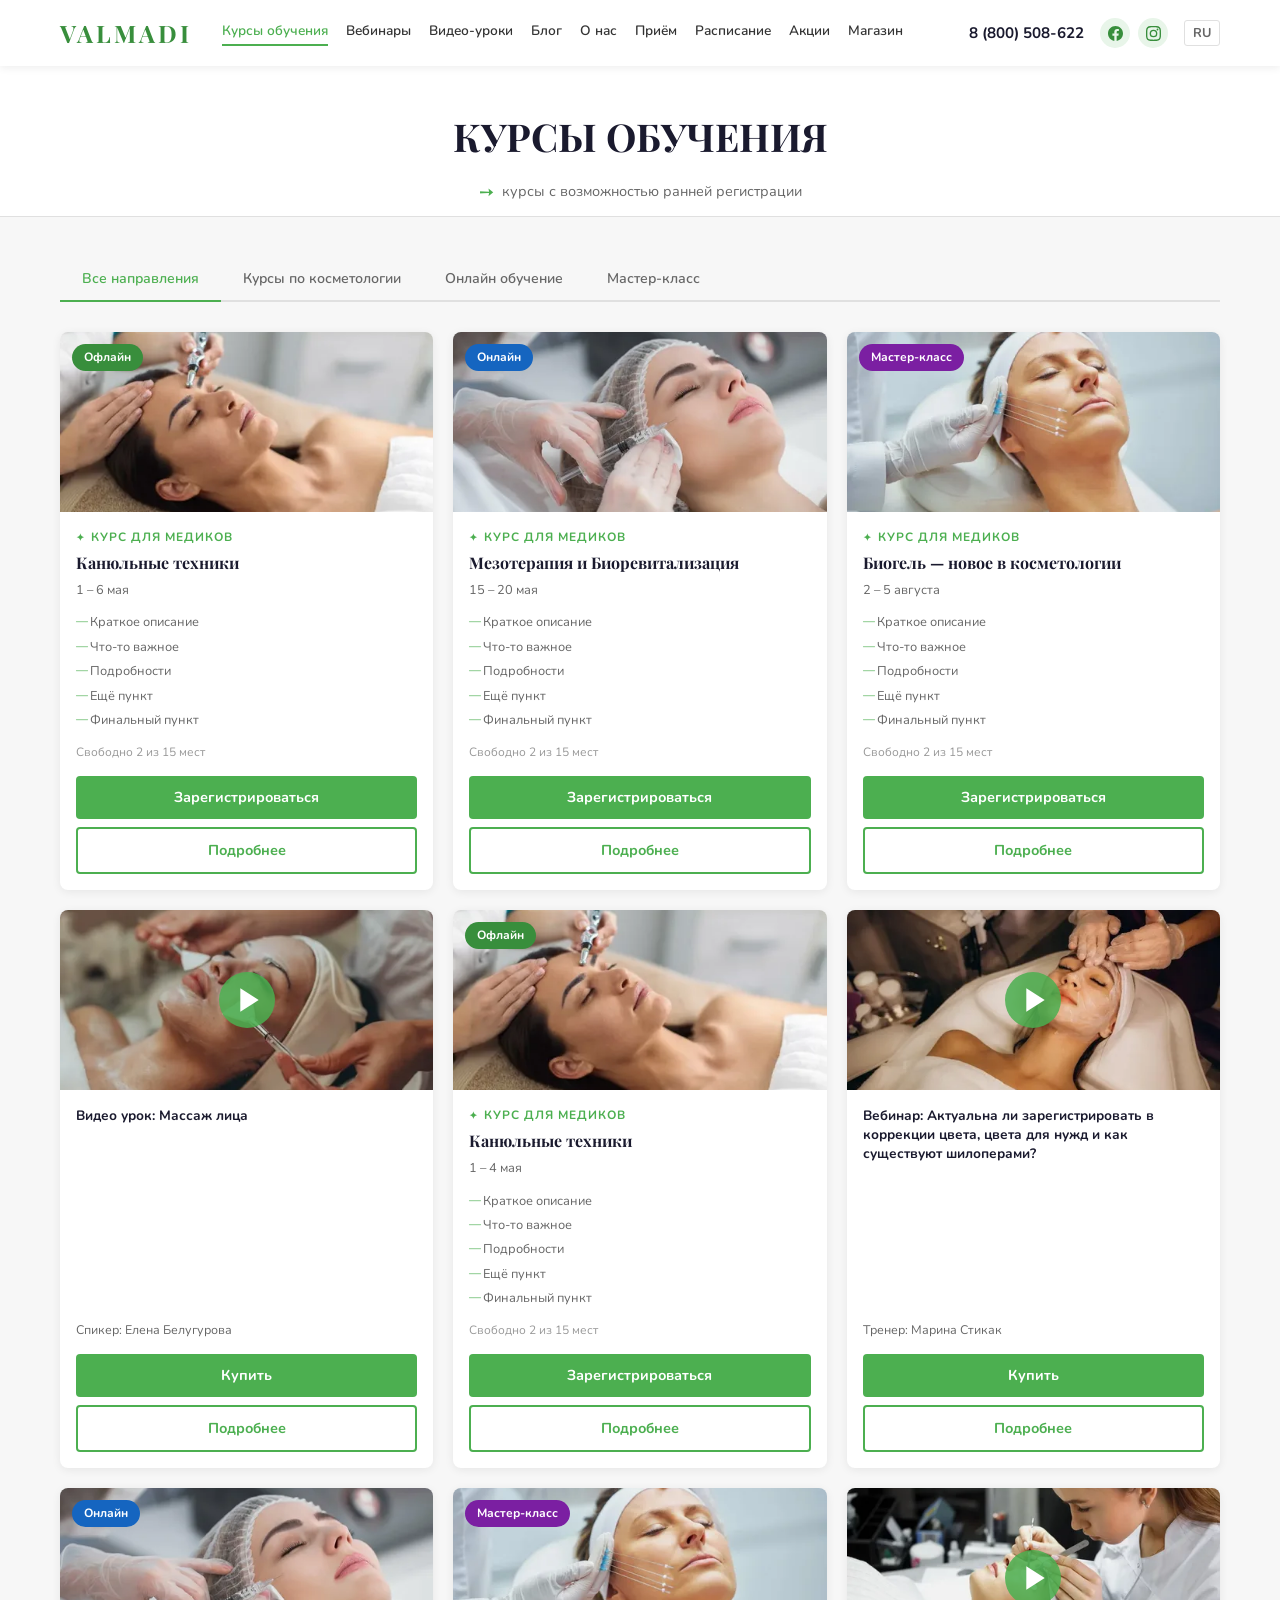
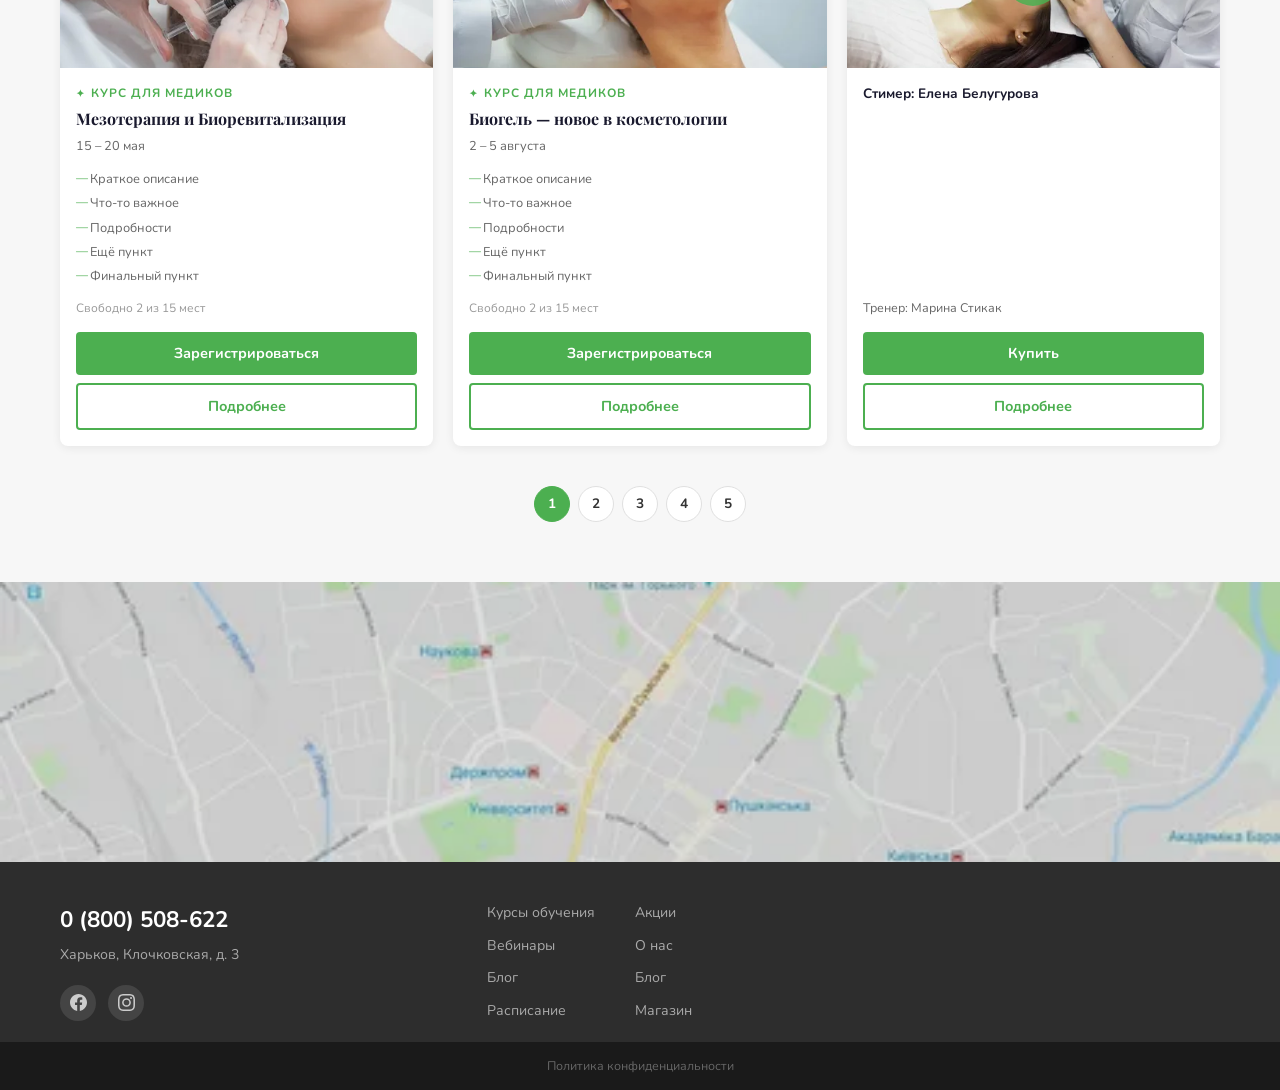
<file: courses.html>
<!DOCTYPE html>
<html lang="ru">
<head>
    <meta charset="UTF-8">
    <meta name="viewport" content="width=device-width, initial-scale=1.0">
    <title>Курсы обучения — VALMADI</title>
    <link rel="stylesheet" href="css/styles.css">
    <link rel="stylesheet" href="css/courses.css">
    <link href="https://fonts.googleapis.com/css2?family=Playfair+Display:wght@400;700&family=Nunito:wght@300;400;600;700&display=swap" rel="stylesheet">
</head>
<body>

<header class="header">
    <div class="header__top-inner container">
        <a href="index.html" class="logo">VALMADI</a>
        <nav class="nav">
            <a href="courses.html" class="nav__link nav__link--active">Курсы обучения</a>
            <a href="webinars.html" class="nav__link">Вебинары</a>
            <a href="#" class="nav__link">Видео-уроки</a>
            <a href="blog.html" class="nav__link">Блог</a>
            <a href="about.html" class="nav__link">О нас</a>
            <a href="#" class="nav__link">Приём</a>
            <a href="#" class="nav__link">Расписание</a>
            <a href="#" class="nav__link">Акции</a>
            <a href="price.html" class="nav__link">Магазин</a>
        </nav>
        <button class="hamburger" onclick="document.querySelector('.nav').classList.toggle('nav--open')">
            <span></span>
            <span></span>
            <span></span>
        </button>
        <div class="header__contacts">
            <a href="tel:+78005080622" class="header__phone">8 (800) 508-622</a>
            <div class="header__social">
                <a href="#" title="Facebook">
                    <svg width="18" height="18" viewBox="0 0 24 24" fill="currentColor"><path d="M24 12.073c0-6.627-5.373-12-12-12s-12 5.373-12 12c0 5.99 4.388 10.954 10.125 11.854v-8.385H7.078v-3.47h3.047V9.43c0-3.007 1.792-4.669 4.533-4.669 1.312 0 2.686.235 2.686.235v2.953H15.83c-1.491 0-1.956.925-1.956 1.874v2.25h3.328l-.532 3.47h-2.796v8.385C19.612 23.027 24 18.062 24 12.073z"/></svg>
                </a>
                <a href="#" title="Instagram">
                    <svg width="18" height="18" viewBox="0 0 24 24" fill="currentColor"><path d="M12 2.163c3.204 0 3.584.012 4.85.07 3.252.148 4.771 1.691 4.919 4.919.058 1.265.069 1.645.069 4.849 0 3.205-.012 3.584-.069 4.849-.149 3.225-1.664 4.771-4.919 4.919-1.266.058-1.644.07-4.85.07-3.204 0-3.584-.012-4.849-.07-3.26-.149-4.771-1.699-4.919-4.92-.058-1.265-.07-1.644-.07-4.849 0-3.204.013-3.583.07-4.849.149-3.227 1.664-4.771 4.919-4.919 1.266-.057 1.645-.069 4.849-.069zM12 0C8.741 0 8.333.014 7.053.072 2.695.272.273 2.69.073 7.052.014 8.333 0 8.741 0 12c0 3.259.014 3.668.072 4.948.2 4.358 2.618 6.78 6.98 6.98C8.333 23.986 8.741 24 12 24c3.259 0 3.668-.014 4.948-.072 4.354-.2 6.782-2.618 6.979-6.98.059-1.28.073-1.689.073-4.948 0-3.259-.014-3.667-.072-4.947-.196-4.354-2.617-6.78-6.979-6.98C15.668.014 15.259 0 12 0zm0 5.838a6.162 6.162 0 100 12.324 6.162 6.162 0 000-12.324zM12 16a4 4 0 110-8 4 4 0 010 8zm6.406-11.845a1.44 1.44 0 100 2.881 1.44 1.44 0 000-2.881z"/></svg>
                </a>
            </div>
            <div class="header__lang">RU</div>
        </div>
    </div>
</header>

<section class="courses-hero">
    <div class="container courses-hero__inner">
        <h1 class="courses-hero__title">КУРСЫ ОБУЧЕНИЯ</h1>
        <p class="courses-hero__subtitle">
            <span class="courses-hero__arrow">&#10137;</span>
            курсы с возможностью ранней регистрации
        </p>
    </div>
</section>

<section class="courses-page">
    <div class="container">

        <div class="courses-tabs">
            <button class="courses-tab courses-tab--active" data-tab="all">Все направления</button>
            <button class="courses-tab" data-tab="offline">Курсы по косметологии</button>
            <button class="courses-tab" data-tab="online">Онлайн обучение</button>
            <button class="courses-tab" data-tab="master">Мастер-класс</button>
        </div>

        <div class="courses-grid">

            <div class="ccard" data-type="offline">
                <div class="ccard__image">
                    <img src="images/course-1.jpg" alt="Канюльные техники">
                    <span class="ccard__format ccard__format--offline">Офлайн</span>
                </div>
                <div class="ccard__body">
                    <p class="ccard__label">Курс для медиков</p>
                    <h3 class="ccard__title">Канюльные техники</h3>
                    <p class="ccard__dates">1 – 6 мая</p>
                    <ul class="ccard__list">
                        <li>Краткое описание</li>
                        <li>Что-то важное</li>
                        <li>Подробности</li>
                        <li>Ещё пункт</li>
                        <li>Финальный пункт</li>
                    </ul>
                    <p class="ccard__seats">Свободно 2 из 15 мест</p>
                    <div class="ccard__buttons">
                        <a href="#" class="btn btn--green">Зарегистрироваться</a>
                        <a href="course-detail.html" class="btn btn--outline">Подробнее</a>
                    </div>
                </div>
            </div>

            <div class="ccard" data-type="online">
                <div class="ccard__image">
                    <img src="images/course-2.jpg" alt="Мезотерапия">
                    <span class="ccard__format ccard__format--online">Онлайн</span>
                </div>
                <div class="ccard__body">
                    <p class="ccard__label">Курс для медиков</p>
                    <h3 class="ccard__title">Мезотерапия и Биоревитализация</h3>
                    <p class="ccard__dates">15 – 20 мая</p>
                    <ul class="ccard__list">
                        <li>Краткое описание</li>
                        <li>Что-то важное</li>
                        <li>Подробности</li>
                        <li>Ещё пункт</li>
                        <li>Финальный пункт</li>
                    </ul>
                    <p class="ccard__seats">Свободно 2 из 15 мест</p>
                    <div class="ccard__buttons">
                        <a href="#" class="btn btn--green">Зарегистрироваться</a>
                        <a href="course-detail.html" class="btn btn--outline">Подробнее</a>
                    </div>
                </div>
            </div>

            <div class="ccard" data-type="master">
                <div class="ccard__image">
                    <img src="images/course-3.jpg" alt="Биогель">
                    <span class="ccard__format ccard__format--master">Мастер-класс</span>
                </div>
                <div class="ccard__body">
                    <p class="ccard__label">Курс для медиков</p>
                    <h3 class="ccard__title">Биогель — новое в косметологии</h3>
                    <p class="ccard__dates">2 – 5 августа</p>
                    <ul class="ccard__list">
                        <li>Краткое описание</li>
                        <li>Что-то важное</li>
                        <li>Подробности</li>
                        <li>Ещё пункт</li>
                        <li>Финальный пункт</li>
                    </ul>
                    <p class="ccard__seats">Свободно 2 из 15 мест</p>
                    <div class="ccard__buttons">
                        <a href="#" class="btn btn--green">Зарегистрироваться</a>
                        <a href="course-detail.html" class="btn btn--outline">Подробнее</a>
                    </div>
                </div>
            </div>

            <div class="ccard ccard--video" data-type="video">
                <div class="ccard__image ccard__image--video">
                    <img src="images/mc-1.jpg" alt="Видео урок">
                    <div class="ccard__play">
                        <svg width="40" height="40" viewBox="0 0 24 24" fill="white"><path d="M8 5v14l11-7z"/></svg>
                    </div>
                </div>
                <div class="ccard__body">
                    <p class="ccard__video-label">Видео урок: Массаж лица</p>
                    <p class="ccard__trainer">Спикер: Елена Белугурова</p>
                    <div class="ccard__buttons">
                        <a href="#" class="btn btn--green">Купить</a>
                        <a href="course-detail.html" class="btn btn--outline">Подробнее</a>
                    </div>
                </div>
            </div>

            <div class="ccard" data-type="offline">
                <div class="ccard__image">
                    <img src="images/course-1.jpg" alt="Канюльные техники">
                    <span class="ccard__format ccard__format--offline">Офлайн</span>
                </div>
                <div class="ccard__body">
                    <p class="ccard__label">Курс для медиков</p>
                    <h3 class="ccard__title">Канюльные техники</h3>
                    <p class="ccard__dates">1 – 4 мая</p>
                    <ul class="ccard__list">
                        <li>Краткое описание</li>
                        <li>Что-то важное</li>
                        <li>Подробности</li>
                        <li>Ещё пункт</li>
                        <li>Финальный пункт</li>
                    </ul>
                    <p class="ccard__seats">Свободно 2 из 15 мест</p>
                    <div class="ccard__buttons">
                        <a href="#" class="btn btn--green">Зарегистрироваться</a>
                        <a href="course-detail.html" class="btn btn--outline">Подробнее</a>
                    </div>
                </div>
            </div>

            <div class="ccard ccard--video" data-type="video">
                <div class="ccard__image ccard__image--video">
                    <img src="images/mc-2.jpg" alt="Вебинар">
                    <div class="ccard__play">
                        <svg width="40" height="40" viewBox="0 0 24 24" fill="white"><path d="M8 5v14l11-7z"/></svg>
                    </div>
                </div>
                <div class="ccard__body">
                    <p class="ccard__video-label">Вебинар: Актуальна ли зарегистрировать в коррекции цвета, цвета для нужд и как существуют шилоперами?</p>
                    <p class="ccard__trainer">Тренер: Марина Стикак</p>
                    <div class="ccard__buttons">
                        <a href="#" class="btn btn--green">Купить</a>
                        <a href="course-detail.html" class="btn btn--outline">Подробнее</a>
                    </div>
                </div>
            </div>

            <div class="ccard" data-type="online">
                <div class="ccard__image">
                    <img src="images/course-2.jpg" alt="Мезотерапия">
                    <span class="ccard__format ccard__format--online">Онлайн</span>
                </div>
                <div class="ccard__body">
                    <p class="ccard__label">Курс для медиков</p>
                    <h3 class="ccard__title">Мезотерапия и Биоревитализация</h3>
                    <p class="ccard__dates">15 – 20 мая</p>
                    <ul class="ccard__list">
                        <li>Краткое описание</li>
                        <li>Что-то важное</li>
                        <li>Подробности</li>
                        <li>Ещё пункт</li>
                        <li>Финальный пункт</li>
                    </ul>
                    <p class="ccard__seats">Свободно 2 из 15 мест</p>
                    <div class="ccard__buttons">
                        <a href="#" class="btn btn--green">Зарегистрироваться</a>
                        <a href="course-detail.html" class="btn btn--outline">Подробнее</a>
                    </div>
                </div>
            </div>

            <div class="ccard" data-type="master">
                <div class="ccard__image">
                    <img src="images/course-3.jpg" alt="Биогель">
                    <span class="ccard__format ccard__format--master">Мастер-класс</span>
                </div>
                <div class="ccard__body">
                    <p class="ccard__label">Курс для медиков</p>
                    <h3 class="ccard__title">Биогель — новое в косметологии</h3>
                    <p class="ccard__dates">2 – 5 августа</p>
                    <ul class="ccard__list">
                        <li>Краткое описание</li>
                        <li>Что-то важное</li>
                        <li>Подробности</li>
                        <li>Ещё пункт</li>
                        <li>Финальный пункт</li>
                    </ul>
                    <p class="ccard__seats">Свободно 2 из 15 мест</p>
                    <div class="ccard__buttons">
                        <a href="#" class="btn btn--green">Зарегистрироваться</a>
                        <a href="course-detail.html" class="btn btn--outline">Подробнее</a>
                    </div>
                </div>
            </div>

            <div class="ccard ccard--video" data-type="video">
                <div class="ccard__image ccard__image--video">
                    <img src="images/mc-3.jpg" alt="Стимер">
                    <div class="ccard__play">
                        <svg width="40" height="40" viewBox="0 0 24 24" fill="white"><path d="M8 5v14l11-7z"/></svg>
                    </div>
                </div>
                <div class="ccard__body">
                    <p class="ccard__video-label">Стимер: Елена Белугурова</p>
                    <p class="ccard__trainer">Тренер: Марина Стикак</p>
                    <div class="ccard__buttons">
                        <a href="#" class="btn btn--green">Купить</a>
                        <a href="course-detail.html" class="btn btn--outline">Подробнее</a>
                    </div>
                </div>
            </div>

        </div>

        <div class="courses-pagination">
            <a href="#" class="page-btn page-btn--active">1</a>
            <a href="#" class="page-btn">2</a>
            <a href="#" class="page-btn">3</a>
            <a href="#" class="page-btn">4</a>
            <a href="#" class="page-btn">5</a>
        </div>

    </div>
</section>

<footer class="footer">
    <div class="footer__map">
        <img src="images/map.jpg" alt="Карта">
    </div>
    <div class="footer__info">
        <div class="container footer__inner">
            <div class="footer__contacts">
                <p class="footer__phone">0 (800) 508-622</p>
                <p class="footer__address">Харьков, Клочковская, д. 3</p>
                <div class="footer__social">
                    <a href="#" title="Facebook">
                        <svg width="18" height="18" viewBox="0 0 24 24" fill="currentColor"><path d="M24 12.073c0-6.627-5.373-12-12-12s-12 5.373-12 12c0 5.99 4.388 10.954 10.125 11.854v-8.385H7.078v-3.47h3.047V9.43c0-3.007 1.792-4.669 4.533-4.669 1.312 0 2.686.235 2.686.235v2.953H15.83c-1.491 0-1.956.925-1.956 1.874v2.25h3.328l-.532 3.47h-2.796v8.385C19.612 23.027 24 18.062 24 12.073z"/></svg>
                    </a>
                    <a href="#" title="Instagram">
                        <svg width="18" height="18" viewBox="0 0 24 24" fill="currentColor"><path d="M12 2.163c3.204 0 3.584.012 4.85.07 3.252.148 4.771 1.691 4.919 4.919.058 1.265.069 1.645.069 4.849 0 3.205-.012 3.584-.069 4.849-.149 3.225-1.664 4.771-4.919 4.919-1.266.058-1.644.07-4.85.07-3.204 0-3.584-.012-4.849-.07-3.26-.149-4.771-1.699-4.919-4.92-.058-1.265-.07-1.644-.07-4.849 0-3.204.013-3.583.07-4.849.149-3.227 1.664-4.771 4.919-4.919 1.266-.057 1.645-.069 4.849-.069zM12 0C8.741 0 8.333.014 7.053.072 2.695.272.273 2.69.073 7.052.014 8.333 0 8.741 0 12c0 3.259.014 3.668.072 4.948.2 4.358 2.618 6.78 6.98 6.98C8.333 23.986 8.741 24 12 24c3.259 0 3.668-.014 4.948-.072 4.354-.2 6.782-2.618 6.979-6.98.059-1.28.073-1.689.073-4.948 0-3.259-.014-3.667-.072-4.947-.196-4.354-2.617-6.78-6.979-6.98C15.668.014 15.259 0 12 0zm0 5.838a6.162 6.162 0 100 12.324 6.162 6.162 0 000-12.324zM12 16a4 4 0 110-8 4 4 0 010 8zm6.406-11.845a1.44 1.44 0 100 2.881 1.44 1.44 0 000-2.881z"/></svg>
                    </a>
                </div>
            </div>
            <div class="footer__nav">
                <div class="footer__col">
                    <a href="courses.html">Курсы обучения</a>
                    <a href="webinars.html">Вебинары</a>
                    <a href="blog.html">Блог</a>
                    <a href="#">Расписание</a>
                </div>
                <div class="footer__col">
                    <a href="#">Акции</a>
                    <a href="about.html">О нас</a>
                    <a href="blog.html">Блог</a>
                    <a href="price.html">Магазин</a>
                </div>
            </div>
        </div>
    </div>
    <div class="footer__bottom">
        <div class="container">
            <p>Политика конфиденциальности</p>
        </div>
    </div>
</footer>

<script>
    const tabs = document.querySelectorAll('.courses-tab');
    const cards = document.querySelectorAll('.ccard');

    tabs.forEach(function(tab) {
        tab.addEventListener('click', function() {
            tabs.forEach(function(t) { t.classList.remove('courses-tab--active'); });
            tab.classList.add('courses-tab--active');

            const filter = tab.getAttribute('data-tab');

            cards.forEach(function(card) {
                if (filter === 'all') {
                    card.style.display = 'flex';
                } else if (card.getAttribute('data-type') === filter) {
                    card.style.display = 'flex';
                } else {
                    card.style.display = 'none';
                }
            });
        });
    });
</script>

</body>
<script>document.querySelector('.nav')?.addEventListener('click', function(){this.classList.remove('nav--open')});</script>
</html>
</file>
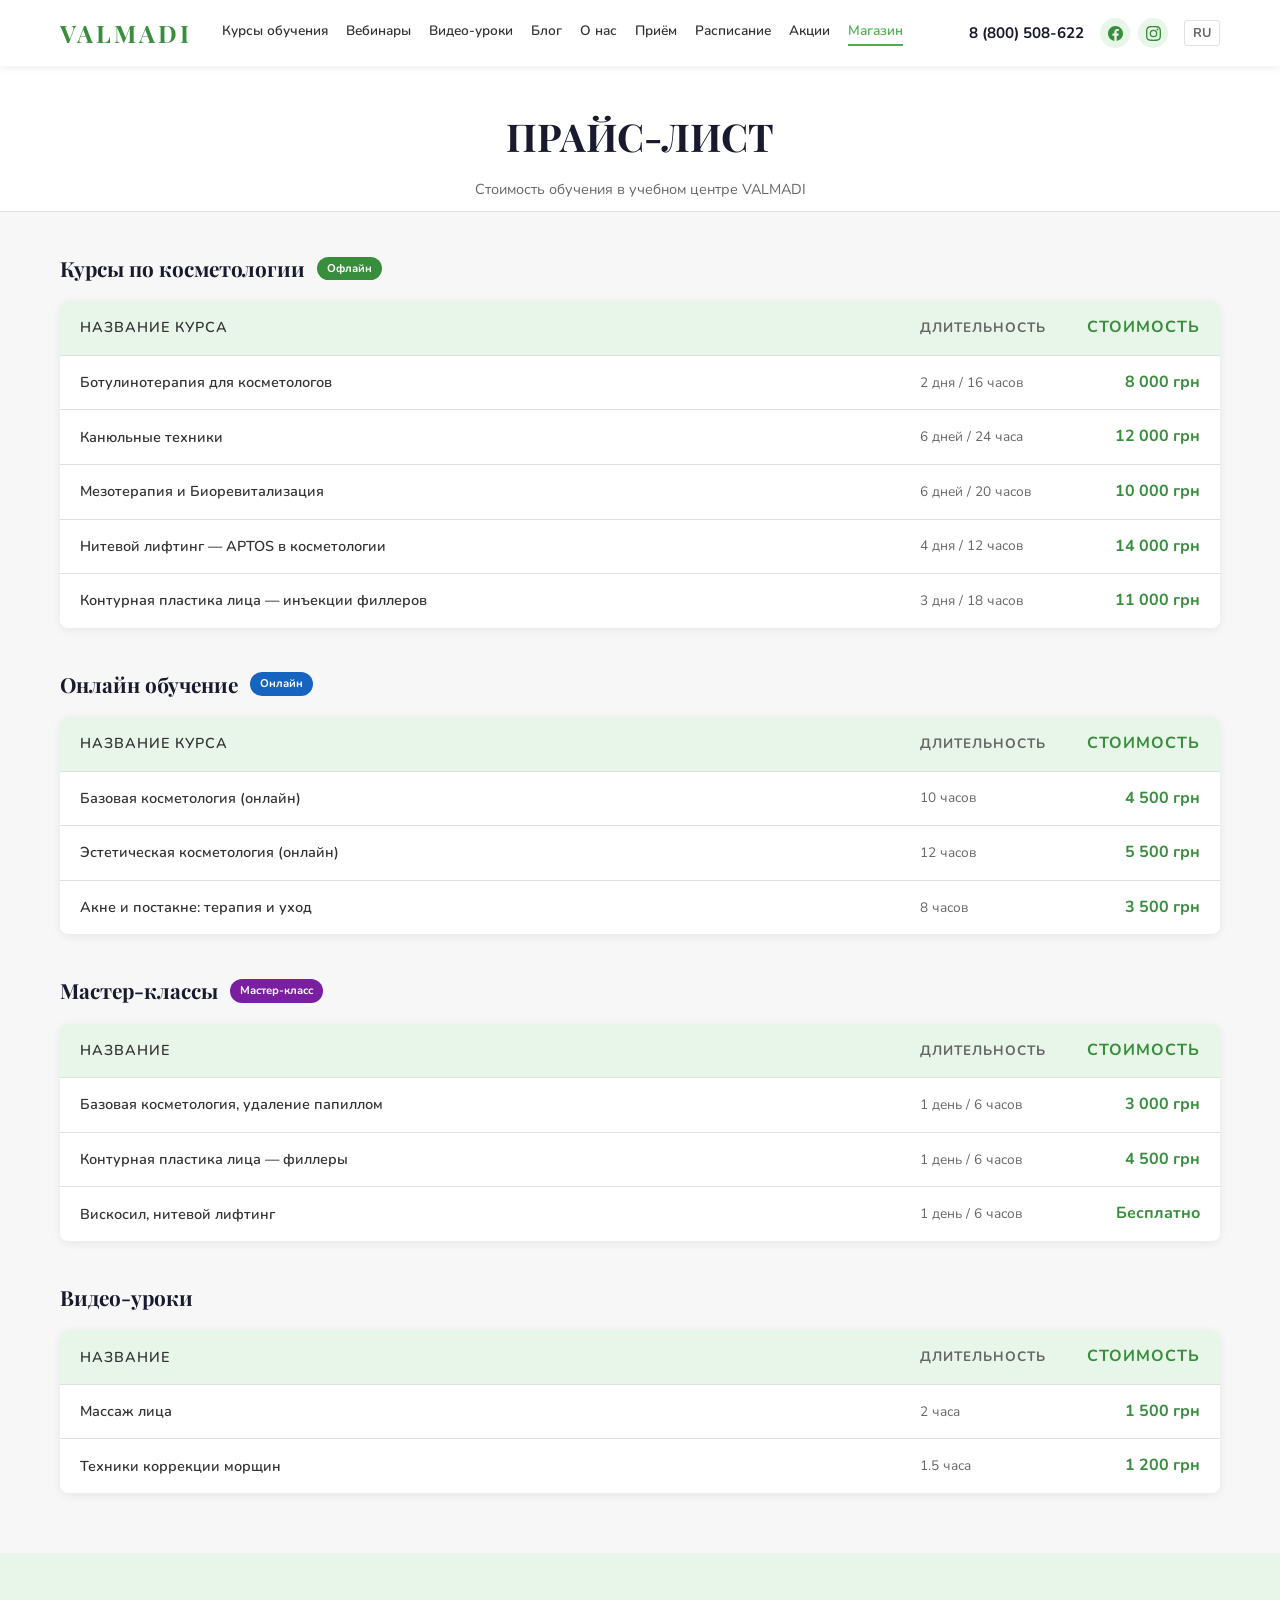
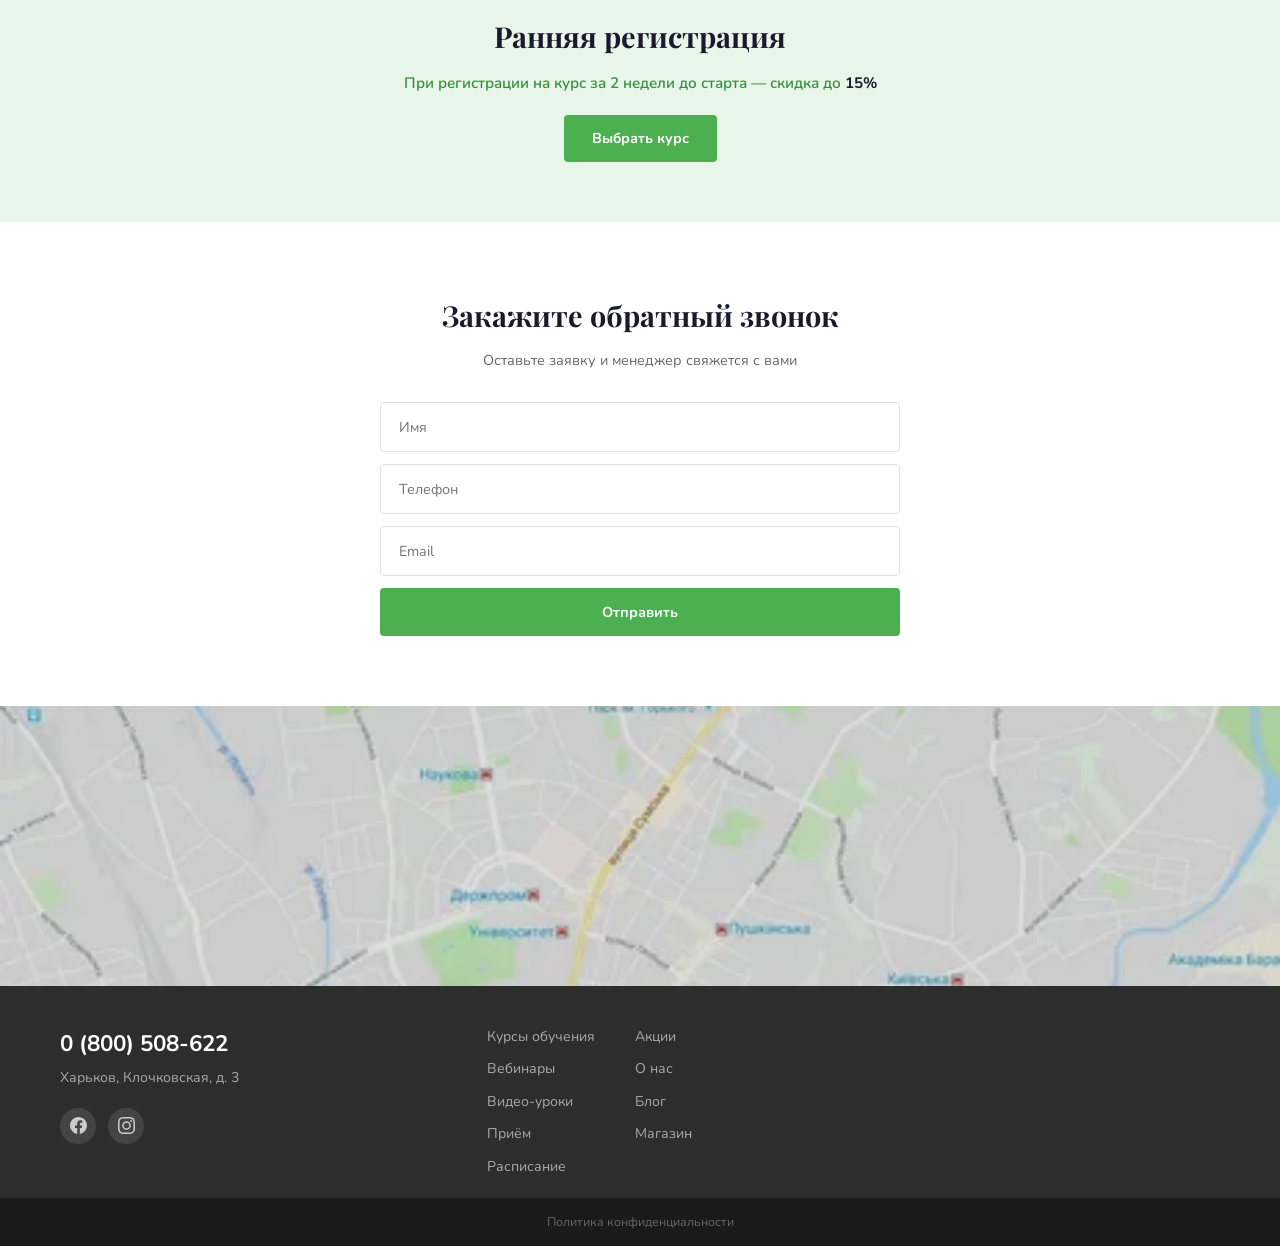
<file: price.html>
<!DOCTYPE html>
<html lang="ru">
<head>
    <meta charset="UTF-8">
    <meta name="viewport" content="width=device-width, initial-scale=1.0">
    <title>Прайс-лист — VALMADI</title>
    <link rel="stylesheet" href="css/styles.css">
    <link rel="stylesheet" href="css/price.css">
    <link href="https://fonts.googleapis.com/css2?family=Playfair+Display:wght@400;700&family=Nunito:wght@300;400;600;700&display=swap" rel="stylesheet">
</head>
<body>

<header class="header">
    <div class="header__top-inner container">
        <a href="index.html" class="logo">VALMADI</a>
        <nav class="nav">
            <a href="courses.html" class="nav__link">Курсы обучения</a>
            <a href="webinars.html" class="nav__link">Вебинары</a>
            <a href="#" class="nav__link">Видео-уроки</a>
            <a href="blog.html" class="nav__link">Блог</a>
            <a href="about.html" class="nav__link">О нас</a>
            <a href="#" class="nav__link">Приём</a>
            <a href="#" class="nav__link">Расписание</a>
            <a href="#" class="nav__link">Акции</a>
            <a href="price.html" class="nav__link nav__link--active">Магазин</a>
        </nav>
        <button class="hamburger" onclick="document.querySelector('.nav').classList.toggle('nav--open')">
            <span></span>
            <span></span>
            <span></span>
        </button>
        <div class="header__contacts">
            <a href="tel:+78005080622" class="header__phone">8 (800) 508-622</a>
            <div class="header__social">
                <a href="#" title="Facebook">
                    <svg width="18" height="18" viewBox="0 0 24 24" fill="currentColor"><path d="M24 12.073c0-6.627-5.373-12-12-12s-12 5.373-12 12c0 5.99 4.388 10.954 10.125 11.854v-8.385H7.078v-3.47h3.047V9.43c0-3.007 1.792-4.669 4.533-4.669 1.312 0 2.686.235 2.686.235v2.953H15.83c-1.491 0-1.956.925-1.956 1.874v2.25h3.328l-.532 3.47h-2.796v8.385C19.612 23.027 24 18.062 24 12.073z"/></svg>
                </a>
                <a href="#" title="Instagram">
                    <svg width="18" height="18" viewBox="0 0 24 24" fill="currentColor"><path d="M12 2.163c3.204 0 3.584.012 4.85.07 3.252.148 4.771 1.691 4.919 4.919.058 1.265.069 1.645.069 4.849 0 3.205-.012 3.584-.069 4.849-.149 3.225-1.664 4.771-4.919 4.919-1.266.058-1.644.07-4.85.07-3.204 0-3.584-.012-4.849-.07-3.26-.149-4.771-1.699-4.919-4.92-.058-1.265-.07-1.644-.07-4.849 0-3.204.013-3.583.07-4.849.149-3.227 1.664-4.771 4.919-4.919 1.266-.057 1.645-.069 4.849-.069zM12 0C8.741 0 8.333.014 7.053.072 2.695.272.273 2.69.073 7.052.014 8.333 0 8.741 0 12c0 3.259.014 3.668.072 4.948.2 4.358 2.618 6.78 6.98 6.98C8.333 23.986 8.741 24 12 24c3.259 0 3.668-.014 4.948-.072 4.354-.2 6.782-2.618 6.979-6.98.059-1.28.073-1.689.073-4.948 0-3.259-.014-3.667-.072-4.947-.196-4.354-2.617-6.78-6.979-6.98C15.668.014 15.259 0 12 0zm0 5.838a6.162 6.162 0 100 12.324 6.162 6.162 0 000-12.324zM12 16a4 4 0 110-8 4 4 0 010 8zm6.406-11.845a1.44 1.44 0 100 2.881 1.44 1.44 0 000-2.881z"/></svg>
                </a>
            </div>
            <div class="header__lang">RU</div>
        </div>
    </div>
</header>

<section class="pr-hero">
    <div class="container pr-hero__inner">
        <h1 class="pr-hero__title">ПРАЙС-ЛИСТ</h1>
        <p class="pr-hero__subtitle">Стоимость обучения в учебном центре VALMADI</p>
    </div>
</section>

<section class="pr-page">
    <div class="container">

        <div class="pr-category">
            <h2 class="pr-category__title">Курсы по косметологии <span class="pr-category__format pr-category__format--offline">Офлайн</span></h2>
            <div class="pr-table">
                <div class="pr-row pr-row--header">
                    <span class="pr-cell pr-cell--name">Название курса</span>
                    <span class="pr-cell pr-cell--duration">Длительность</span>
                    <span class="pr-cell pr-cell--price">Стоимость</span>
                </div>
                <div class="pr-row">
                    <span class="pr-cell pr-cell--name">Ботулинотерапия для косметологов</span>
                    <span class="pr-cell pr-cell--duration">2 дня / 16 часов</span>
                    <span class="pr-cell pr-cell--price">8 000 грн</span>
                </div>
                <div class="pr-row">
                    <span class="pr-cell pr-cell--name">Канюльные техники</span>
                    <span class="pr-cell pr-cell--duration">6 дней / 24 часа</span>
                    <span class="pr-cell pr-cell--price">12 000 грн</span>
                </div>
                <div class="pr-row">
                    <span class="pr-cell pr-cell--name">Мезотерапия и Биоревитализация</span>
                    <span class="pr-cell pr-cell--duration">6 дней / 20 часов</span>
                    <span class="pr-cell pr-cell--price">10 000 грн</span>
                </div>
                <div class="pr-row">
                    <span class="pr-cell pr-cell--name">Нитевой лифтинг — APTOS в косметологии</span>
                    <span class="pr-cell pr-cell--duration">4 дня / 12 часов</span>
                    <span class="pr-cell pr-cell--price">14 000 грн</span>
                </div>
                <div class="pr-row">
                    <span class="pr-cell pr-cell--name">Контурная пластика лица — инъекции филлеров</span>
                    <span class="pr-cell pr-cell--duration">3 дня / 18 часов</span>
                    <span class="pr-cell pr-cell--price">11 000 грн</span>
                </div>
            </div>
        </div>

        <div class="pr-category">
            <h2 class="pr-category__title">Онлайн обучение <span class="pr-category__format pr-category__format--online">Онлайн</span></h2>
            <div class="pr-table">
                <div class="pr-row pr-row--header">
                    <span class="pr-cell pr-cell--name">Название курса</span>
                    <span class="pr-cell pr-cell--duration">Длительность</span>
                    <span class="pr-cell pr-cell--price">Стоимость</span>
                </div>
                <div class="pr-row">
                    <span class="pr-cell pr-cell--name">Базовая косметология (онлайн)</span>
                    <span class="pr-cell pr-cell--duration">10 часов</span>
                    <span class="pr-cell pr-cell--price">4 500 грн</span>
                </div>
                <div class="pr-row">
                    <span class="pr-cell pr-cell--name">Эстетическая косметология (онлайн)</span>
                    <span class="pr-cell pr-cell--duration">12 часов</span>
                    <span class="pr-cell pr-cell--price">5 500 грн</span>
                </div>
                <div class="pr-row">
                    <span class="pr-cell pr-cell--name">Акне и постакне: терапия и уход</span>
                    <span class="pr-cell pr-cell--duration">8 часов</span>
                    <span class="pr-cell pr-cell--price">3 500 грн</span>
                </div>
            </div>
        </div>

        <div class="pr-category">
            <h2 class="pr-category__title">Мастер-классы <span class="pr-category__format pr-category__format--master">Мастер-класс</span></h2>
            <div class="pr-table">
                <div class="pr-row pr-row--header">
                    <span class="pr-cell pr-cell--name">Название</span>
                    <span class="pr-cell pr-cell--duration">Длительность</span>
                    <span class="pr-cell pr-cell--price">Стоимость</span>
                </div>
                <div class="pr-row">
                    <span class="pr-cell pr-cell--name">Базовая косметология, удаление папиллом</span>
                    <span class="pr-cell pr-cell--duration">1 день / 6 часов</span>
                    <span class="pr-cell pr-cell--price">3 000 грн</span>
                </div>
                <div class="pr-row">
                    <span class="pr-cell pr-cell--name">Контурная пластика лица — филлеры</span>
                    <span class="pr-cell pr-cell--duration">1 день / 6 часов</span>
                    <span class="pr-cell pr-cell--price">4 500 грн</span>
                </div>
                <div class="pr-row">
                    <span class="pr-cell pr-cell--name">Вискосил, нитевой лифтинг</span>
                    <span class="pr-cell pr-cell--duration">1 день / 6 часов</span>
                    <span class="pr-cell pr-cell--price">Бесплатно</span>
                </div>
            </div>
        </div>

        <div class="pr-category">
            <h2 class="pr-category__title">Видео-уроки</h2>
            <div class="pr-table">
                <div class="pr-row pr-row--header">
                    <span class="pr-cell pr-cell--name">Название</span>
                    <span class="pr-cell pr-cell--duration">Длительность</span>
                    <span class="pr-cell pr-cell--price">Стоимость</span>
                </div>
                <div class="pr-row">
                    <span class="pr-cell pr-cell--name">Массаж лица</span>
                    <span class="pr-cell pr-cell--duration">2 часа</span>
                    <span class="pr-cell pr-cell--price">1 500 грн</span>
                </div>
                <div class="pr-row">
                    <span class="pr-cell pr-cell--name">Техники коррекции морщин</span>
                    <span class="pr-cell pr-cell--duration">1.5 часа</span>
                    <span class="pr-cell pr-cell--price">1 200 грн</span>
                </div>
            </div>
        </div>

    </div>
</section>

<section class="pr-early">
    <div class="container pr-early__inner">
        <h2 class="pr-early__title">Ранняя регистрация</h2>
        <p class="pr-early__text">При регистрации на курс за 2 недели до старта — скидка до <strong>15%</strong></p>
        <a href="courses.html" class="btn btn--green">Выбрать курс</a>
    </div>
</section>

<section class="callback">
    <div class="container callback__inner">
        <h2 class="callback__title">Закажите обратный звонок</h2>
        <p class="callback__subtitle">Оставьте заявку и менеджер свяжется с вами</p>
        <div class="callback__form">
            <input type="text" class="callback__input" placeholder="Имя">
            <input type="tel" class="callback__input" placeholder="Телефон">
            <input type="email" class="callback__input" placeholder="Email">
            <button class="btn btn--green">Отправить</button>
        </div>
    </div>
</section>

<footer class="footer">
    <div class="footer__map">
        <img src="images/map.jpg" alt="Карта">
    </div>
    <div class="footer__info">
        <div class="container footer__inner">
            <div class="footer__contacts">
                <p class="footer__phone">0 (800) 508-622</p>
                <p class="footer__address">Харьков, Клочковская, д. 3</p>
                <div class="footer__social">
                    <a href="#" title="Facebook">
                        <svg width="18" height="18" viewBox="0 0 24 24" fill="currentColor"><path d="M24 12.073c0-6.627-5.373-12-12-12s-12 5.373-12 12c0 5.99 4.388 10.954 10.125 11.854v-8.385H7.078v-3.47h3.047V9.43c0-3.007 1.792-4.669 4.533-4.669 1.312 0 2.686.235 2.686.235v2.953H15.83c-1.491 0-1.956.925-1.956 1.874v2.25h3.328l-.532 3.47h-2.796v8.385C19.612 23.027 24 18.062 24 12.073z"/></svg>
                    </a>
                    <a href="#" title="Instagram">
                        <svg width="18" height="18" viewBox="0 0 24 24" fill="currentColor"><path d="M12 2.163c3.204 0 3.584.012 4.85.07 3.252.148 4.771 1.691 4.919 4.919.058 1.265.069 1.645.069 4.849 0 3.205-.012 3.584-.069 4.849-.149 3.225-1.664 4.771-4.919 4.919-1.266.058-1.644.07-4.85.07-3.204 0-3.584-.012-4.849-.07-3.26-.149-4.771-1.699-4.919-4.92-.058-1.265-.07-1.644-.07-4.849 0-3.204.013-3.583.07-4.849.149-3.227 1.664-4.771 4.919-4.919 1.266-.057 1.645-.069 4.849-.069zM12 0C8.741 0 8.333.014 7.053.072 2.695.272.273 2.69.073 7.052.014 8.333 0 8.741 0 12c0 3.259.014 3.668.072 4.948.2 4.358 2.618 6.78 6.98 6.98C8.333 23.986 8.741 24 12 24c3.259 0 3.668-.014 4.948-.072 4.354-.2 6.782-2.618 6.979-6.98.059-1.28.073-1.689.073-4.948 0-3.259-.014-3.667-.072-4.947-.196-4.354-2.617-6.78-6.979-6.98C15.668.014 15.259 0 12 0zm0 5.838a6.162 6.162 0 100 12.324 6.162 6.162 0 000-12.324zM12 16a4 4 0 110-8 4 4 0 010 8zm6.406-11.845a1.44 1.44 0 100 2.881 1.44 1.44 0 000-2.881z"/></svg>
                    </a>
                </div>
            </div>
            <div class="footer__nav">
                <div class="footer__col">
                    <a href="courses.html">Курсы обучения</a>
                    <a href="webinars.html">Вебинары</a>
                    <a href="#">Видео-уроки</a>
                    <a href="#">Приём</a>
                    <a href="#">Расписание</a>
                </div>
                <div class="footer__col">
                    <a href="#">Акции</a>
                    <a href="about.html">О нас</a>
                    <a href="blog.html">Блог</a>
                    <a href="price.html">Магазин</a>
                </div>
            </div>
        </div>
    </div>
    <div class="footer__bottom">
        <div class="container">
            <p>Политика конфиденциальности</p>
        </div>
    </div>
</footer>

</body>
<script>document.querySelector('.nav')?.addEventListener('click', function(){this.classList.remove('nav--open')});</script>
</html>
</file>
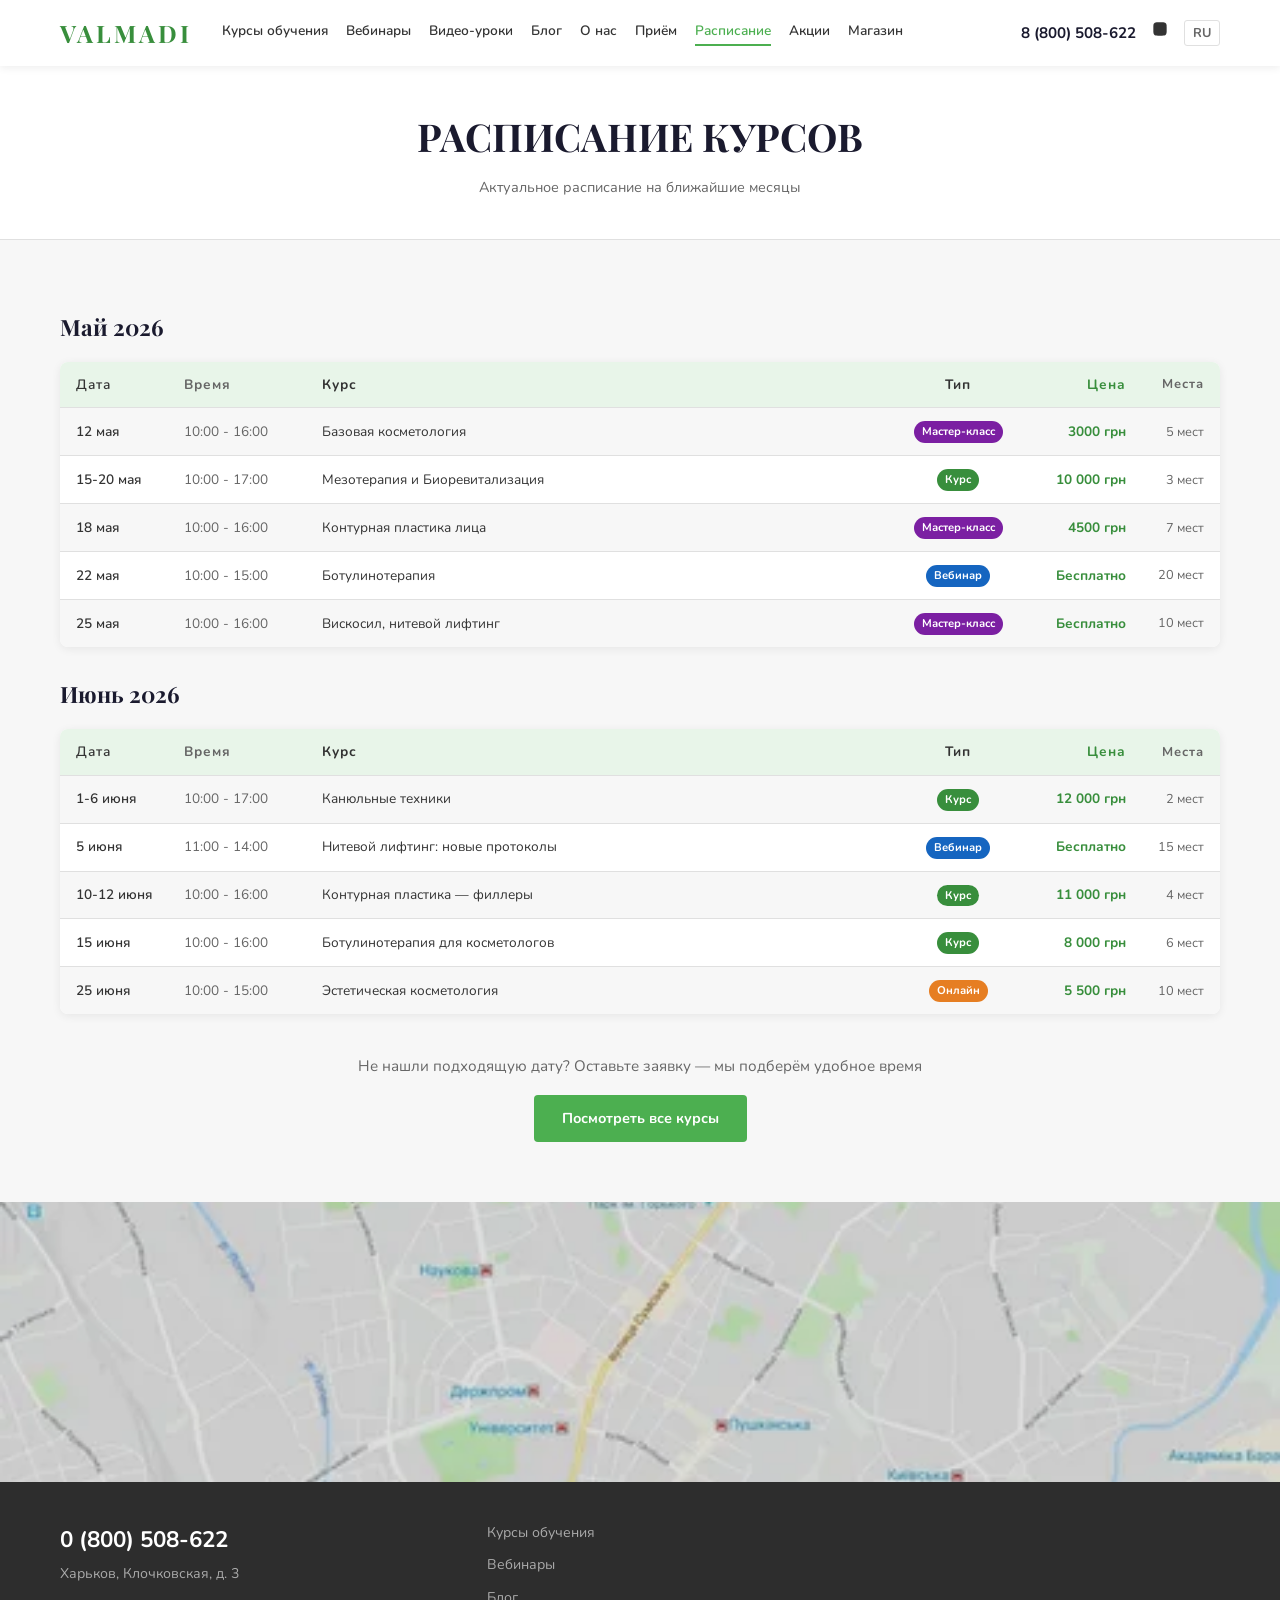
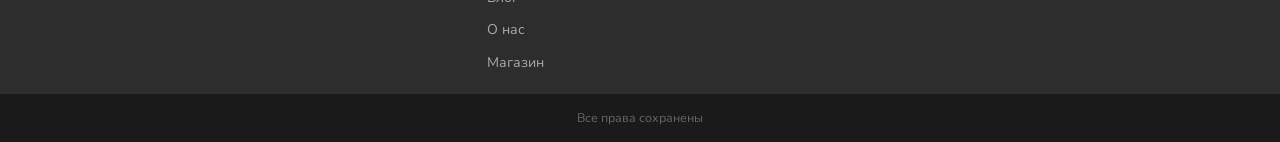
<file: schedule.html>
<!DOCTYPE html>
<html lang="ru">
<head>
    <meta charset="UTF-8">
    <meta name="viewport" content="width=device-width, initial-scale=1.0">
    <title>Расписание — VALMADI</title>
    <link rel="stylesheet" href="css/styles.css">
    <script src="https://code.jquery.com/jquery-3.7.1.min.js"></script>
    <link href="https://fonts.googleapis.com/css2?family=Playfair+Display:wght@400;700&family=Nunito:wght@300;400;600;700&display=swap" rel="stylesheet">
</head>
<body></body>
<script src="js/schedule-page.js"></script>
</html>
</file>
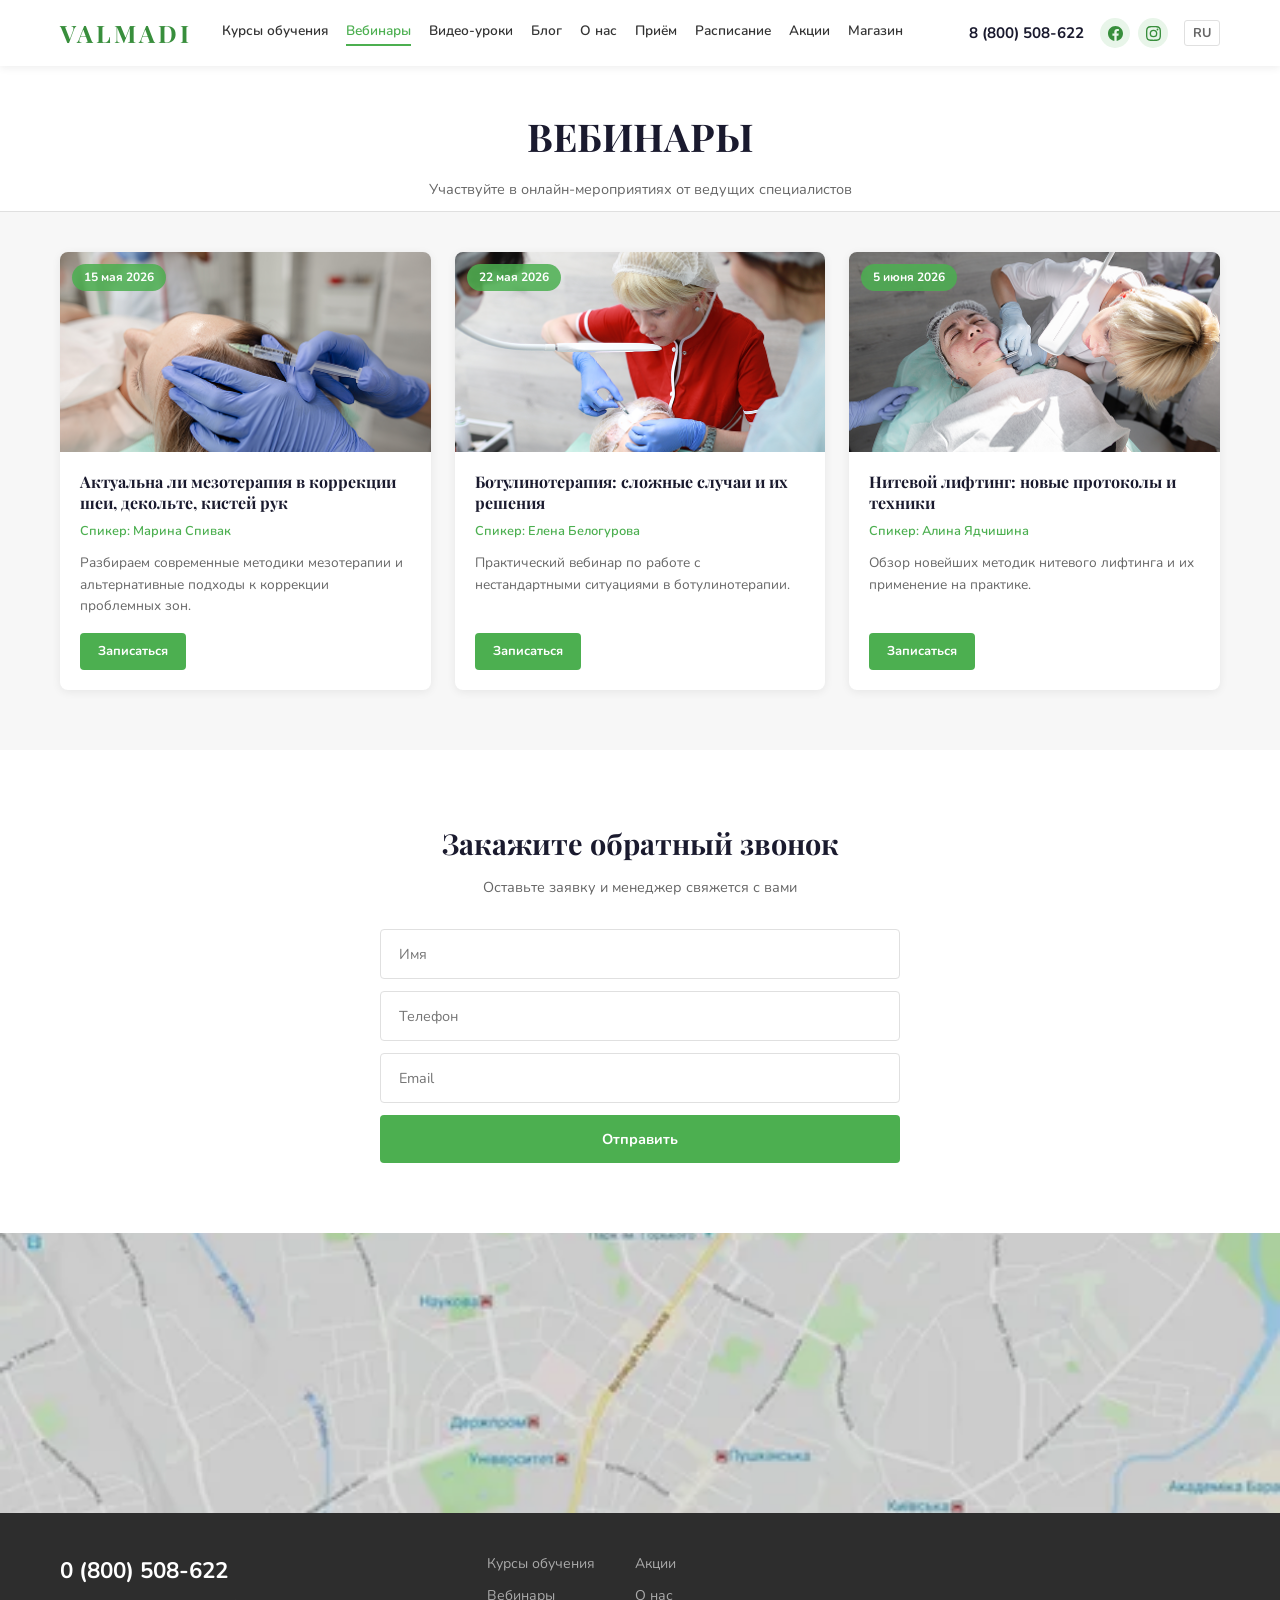
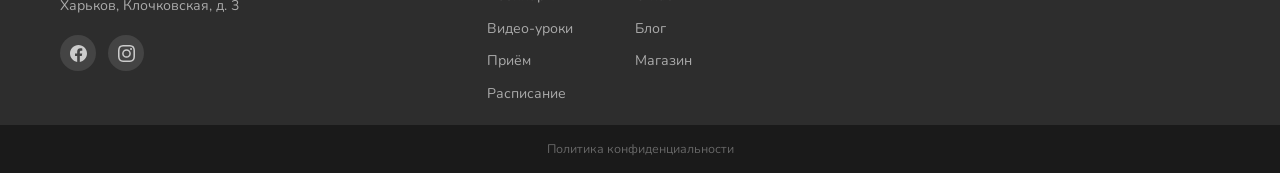
<file: webinars.html>
<!DOCTYPE html>
<html lang="ru">
<head>
    <meta charset="UTF-8">
    <meta name="viewport" content="width=device-width, initial-scale=1.0">
    <title>Вебинары — VALMADI</title>
    <link rel="stylesheet" href="css/styles.css">
    <link rel="stylesheet" href="css/webinars.css">
    <link href="https://fonts.googleapis.com/css2?family=Playfair+Display:wght@400;700&family=Nunito:wght@300;400;600;700&display=swap" rel="stylesheet">
</head>
<body>

<header class="header">
    <div class="header__top-inner container">
        <a href="index.html" class="logo">VALMADI</a>
        <nav class="nav">
            <a href="courses.html" class="nav__link">Курсы обучения</a>
            <a href="webinars.html" class="nav__link nav__link--active">Вебинары</a>
            <a href="#" class="nav__link">Видео-уроки</a>
            <a href="blog.html" class="nav__link">Блог</a>
            <a href="about.html" class="nav__link">О нас</a>
            <a href="#" class="nav__link">Приём</a>
            <a href="#" class="nav__link">Расписание</a>
            <a href="#" class="nav__link">Акции</a>
            <a href="price.html" class="nav__link">Магазин</a>
        </nav>
        <button class="hamburger" onclick="document.querySelector('.nav').classList.toggle('nav--open')">
            <span></span>
            <span></span>
            <span></span>
        </button>
        <div class="header__contacts">
            <a href="tel:+78005080622" class="header__phone">8 (800) 508-622</a>
            <div class="header__social">
                <a href="#" title="Facebook">
                    <svg width="18" height="18" viewBox="0 0 24 24" fill="currentColor"><path d="M24 12.073c0-6.627-5.373-12-12-12s-12 5.373-12 12c0 5.99 4.388 10.954 10.125 11.854v-8.385H7.078v-3.47h3.047V9.43c0-3.007 1.792-4.669 4.533-4.669 1.312 0 2.686.235 2.686.235v2.953H15.83c-1.491 0-1.956.925-1.956 1.874v2.25h3.328l-.532 3.47h-2.796v8.385C19.612 23.027 24 18.062 24 12.073z"/></svg>
                </a>
                <a href="#" title="Instagram">
                    <svg width="18" height="18" viewBox="0 0 24 24" fill="currentColor"><path d="M12 2.163c3.204 0 3.584.012 4.85.07 3.252.148 4.771 1.691 4.919 4.919.058 1.265.069 1.645.069 4.849 0 3.205-.012 3.584-.069 4.849-.149 3.225-1.664 4.771-4.919 4.919-1.266.058-1.644.07-4.85.07-3.204 0-3.584-.012-4.849-.07-3.26-.149-4.771-1.699-4.919-4.92-.058-1.265-.07-1.644-.07-4.849 0-3.204.013-3.583.07-4.849.149-3.227 1.664-4.771 4.919-4.919 1.266-.057 1.645-.069 4.849-.069zM12 0C8.741 0 8.333.014 7.053.072 2.695.272.273 2.69.073 7.052.014 8.333 0 8.741 0 12c0 3.259.014 3.668.072 4.948.2 4.358 2.618 6.78 6.98 6.98C8.333 23.986 8.741 24 12 24c3.259 0 3.668-.014 4.948-.072 4.354-.2 6.782-2.618 6.979-6.98.059-1.28.073-1.689.073-4.948 0-3.259-.014-3.667-.072-4.947-.196-4.354-2.617-6.78-6.979-6.98C15.668.014 15.259 0 12 0zm0 5.838a6.162 6.162 0 100 12.324 6.162 6.162 0 000-12.324zM12 16a4 4 0 110-8 4 4 0 010 8zm6.406-11.845a1.44 1.44 0 100 2.881 1.44 1.44 0 000-2.881z"/></svg>
                </a>
            </div>
            <div class="header__lang">RU</div>
        </div>
    </div>
</header>

<section class="wb-hero">
    <div class="container wb-hero__inner">
        <h1 class="wb-hero__title">ВЕБИНАРЫ</h1>
        <p class="wb-hero__subtitle">Участвуйте в онлайн-мероприятиях от ведущих специалистов</p>
    </div>
</section>

<section class="wb-page">
    <div class="container">

        <div class="wb-grid">

            <div class="wb-card">
                <div class="wb-card__image">
                    <img src="images/blog-1.jpg" alt="Мезотерапия">
                    <span class="wb-card__date">15 мая 2026</span>
                </div>
                <div class="wb-card__body">
                    <h3 class="wb-card__title">Актуальна ли мезотерапия в коррекции шеи, декольте, кистей рук</h3>
                    <p class="wb-card__speaker">Спикер: Марина Спивак</p>
                    <p class="wb-card__text">Разбираем современные методики мезотерапии и альтернативные подходы к коррекции проблемных зон.</p>
                    <a href="#" class="btn btn--green btn--sm">Записаться</a>
                </div>
            </div>

            <div class="wb-card">
                <div class="wb-card__image">
                    <img src="images/blog-2.jpg" alt="Ботулинотерапия">
                    <span class="wb-card__date">22 мая 2026</span>
                </div>
                <div class="wb-card__body">
                    <h3 class="wb-card__title">Ботулинотерапия: сложные случаи и их решения</h3>
                    <p class="wb-card__speaker">Спикер: Елена Белогурова</p>
                    <p class="wb-card__text">Практический вебинар по работе с нестандартными ситуациями в ботулинотерапии.</p>
                    <a href="#" class="btn btn--green btn--sm">Записаться</a>
                </div>
            </div>

            <div class="wb-card">
                <div class="wb-card__image">
                    <img src="images/blog-3.jpg" alt="Нитевой лифтинг">
                    <span class="wb-card__date">5 июня 2026</span>
                </div>
                <div class="wb-card__body">
                    <h3 class="wb-card__title">Нитевой лифтинг: новые протоколы и техники</h3>
                    <p class="wb-card__speaker">Спикер: Алина Ядчишина</p>
                    <p class="wb-card__text">Обзор новейших методик нитевого лифтинга и их применение на практике.</p>
                    <a href="#" class="btn btn--green btn--sm">Записаться</a>
                </div>
            </div>

        </div>

    </div>
</section>

<section class="callback">
    <div class="container callback__inner">
        <h2 class="callback__title">Закажите обратный звонок</h2>
        <p class="callback__subtitle">Оставьте заявку и менеджер свяжется с вами</p>
        <div class="callback__form">
            <input type="text" class="callback__input" placeholder="Имя">
            <input type="tel" class="callback__input" placeholder="Телефон">
            <input type="email" class="callback__input" placeholder="Email">
            <button class="btn btn--green">Отправить</button>
        </div>
    </div>
</section>

<footer class="footer">
    <div class="footer__map">
        <img src="images/map.jpg" alt="Карта">
    </div>
    <div class="footer__info">
        <div class="container footer__inner">
            <div class="footer__contacts">
                <p class="footer__phone">0 (800) 508-622</p>
                <p class="footer__address">Харьков, Клочковская, д. 3</p>
                <div class="footer__social">
                    <a href="#" title="Facebook">
                        <svg width="18" height="18" viewBox="0 0 24 24" fill="currentColor"><path d="M24 12.073c0-6.627-5.373-12-12-12s-12 5.373-12 12c0 5.99 4.388 10.954 10.125 11.854v-8.385H7.078v-3.47h3.047V9.43c0-3.007 1.792-4.669 4.533-4.669 1.312 0 2.686.235 2.686.235v2.953H15.83c-1.491 0-1.956.925-1.956 1.874v2.25h3.328l-.532 3.47h-2.796v8.385C19.612 23.027 24 18.062 24 12.073z"/></svg>
                    </a>
                    <a href="#" title="Instagram">
                        <svg width="18" height="18" viewBox="0 0 24 24" fill="currentColor"><path d="M12 2.163c3.204 0 3.584.012 4.85.07 3.252.148 4.771 1.691 4.919 4.919.058 1.265.069 1.645.069 4.849 0 3.205-.012 3.584-.069 4.849-.149 3.225-1.664 4.771-4.919 4.919-1.266.058-1.644.07-4.85.07-3.204 0-3.584-.012-4.849-.07-3.26-.149-4.771-1.699-4.919-4.92-.058-1.265-.07-1.644-.07-4.849 0-3.204.013-3.583.07-4.849.149-3.227 1.664-4.771 4.919-4.919 1.266-.057 1.645-.069 4.849-.069zM12 0C8.741 0 8.333.014 7.053.072 2.695.272.273 2.69.073 7.052.014 8.333 0 8.741 0 12c0 3.259.014 3.668.072 4.948.2 4.358 2.618 6.78 6.98 6.98C8.333 23.986 8.741 24 12 24c3.259 0 3.668-.014 4.948-.072 4.354-.2 6.782-2.618 6.979-6.98.059-1.28.073-1.689.073-4.948 0-3.259-.014-3.667-.072-4.947-.196-4.354-2.617-6.78-6.979-6.98C15.668.014 15.259 0 12 0zm0 5.838a6.162 6.162 0 100 12.324 6.162 6.162 0 000-12.324zM12 16a4 4 0 110-8 4 4 0 010 8zm6.406-11.845a1.44 1.44 0 100 2.881 1.44 1.44 0 000-2.881z"/></svg>
                    </a>
                </div>
            </div>
            <div class="footer__nav">
                <div class="footer__col">
                    <a href="courses.html">Курсы обучения</a>
                    <a href="webinars.html">Вебинары</a>
                    <a href="#">Видео-уроки</a>
                    <a href="#">Приём</a>
                    <a href="#">Расписание</a>
                </div>
                <div class="footer__col">
                    <a href="#">Акции</a>
                    <a href="about.html">О нас</a>
                    <a href="blog.html">Блог</a>
                    <a href="price.html">Магазин</a>
                </div>
            </div>
        </div>
    </div>
    <div class="footer__bottom">
        <div class="container">
            <p>Политика конфиденциальности</p>
        </div>
    </div>
</footer>

</body>
<script>document.querySelector('.nav')?.addEventListener('click', function(){this.classList.remove('nav--open')});</script>
</html>
</file>
<file: css/styles.css>
:root {
    --green: #4caf50;
    --green-dark: #388e3c;
    --green-light: #e8f5e9;
    --dark: #1a1a2e;
    --dark-footer: #2d2d2d;
    --text: #333333;
    --text-light: #666666;
    --white: #ffffff;
    --gray-bg: #f7f7f7;
    --border: #e0e0e0;
    --font-display: 'Playfair Display', serif;
    --font-body: 'Nunito', sans-serif;
}

.visually-hidden {
    position: absolute;
    width: 1px;
    height: 1px;
    padding: 0;
    margin: -1px;
    overflow: hidden;
    clip: rect(0,0,0,0);
    border: 0;
}

*, *::before, *::after {
    box-sizing: border-box;
    margin: 0;
    padding: 0;
}

body {
    font-family: 'Nunito', sans-serif;
    color: #333333;
    background: #ffffff;
    line-height: 1.6;
}

a {
    text-decoration: none;
    color: inherit;
}

img {
    max-width: 100%;
    display: block;
}

.container {
    max-width: 1200px;
    margin: 0 auto;
    padding: 0 20px;
}

.section-title {
    font-family: 'Playfair Display', serif;
    font-size: 2rem;
    font-weight: 700;
    color: #1a1a2e;
    text-align: center;
    margin-bottom: 10px;
}

.section-subtitle {
    text-align: center;
    color: #666666;
    margin-bottom: 40px;
    font-size: 0.95rem;
}

.btn {
    display: inline-block;
    padding: 12px 28px;
    border-radius: 4px;
    font-family: 'Nunito', sans-serif;
    font-size: 0.9rem;
    font-weight: 700;
    cursor: pointer;
    border: none;
    transition: background 0.2s, color 0.2s, border-color 0.2s;
    text-align: center;
}

.btn--green {
    background: #4caf50;
    color: #ffffff;
}

.btn--green:hover {
    background: #388e3c;
}

.btn--outline {
    background: transparent;
    border: 2px solid #4caf50;
    color: #4caf50;
}

.btn--outline:hover {
    background: #4caf50;
    color: #ffffff;
}

.btn--sm {
    padding: 8px 18px;
    font-size: 0.8rem;
}

.header {
    position: sticky;
    top: 0;
    z-index: 100;
    background: #ffffff;
    box-shadow: 0 2px 8px rgba(0,0,0,0.07);
}

.header__top-inner {
    display: flex;
    align-items: center;
    gap: 30px;
    padding-top: 14px;
    padding-bottom: 14px;
}

.logo {
    font-family: 'Playfair Display', serif;
    font-size: 1.5rem;
    font-weight: 700;
    color: #388e3c;
    letter-spacing: 3px;
    flex-shrink: 0;
}

.logo img {
    height: 50px;
    width: auto;
}

.nav {
    display: flex;
    gap: 18px;
    flex-wrap: wrap;
    flex: 1;
}

.nav__link {
    font-size: 0.85rem;
    color: #333333;
    font-weight: 600;
    transition: color 0.2s;
}

.nav__link:hover {
    color: #4caf50;
}

.hamburger {
    display: none;
    flex-direction: column;
    gap: 5px;
    background: none;
    border: none;
    cursor: pointer;
    padding: 5px;
    margin-left: auto;
}

.hamburger span {
    display: block;
    width: 24px;
    height: 2px;
    background: #333;
    border-radius: 2px;
    transition: background 0.2s;
}

.hamburger:hover span {
    background: #4caf50;
}

.header__contacts {
    display: flex;
    align-items: center;
    gap: 16px;
    flex-shrink: 0;
}

.header__phone {
    font-weight: 700;
    font-size: 0.95rem;
    color: #1a1a2e;
}

.header__social {
    display: flex;
    gap: 8px;
}

.header__social a {
    width: 30px;
    height: 30px;
    background: #e8f5e9;
    border-radius: 50%;
    display: flex;
    align-items: center;
    justify-content: center;
    color: #388e3c;
    transition: background 0.2s, color 0.2s;
}

.header__social a:hover {
    background: #4caf50;
    color: #ffffff;
}

.header__social svg {
    width: 15px;
    height: 15px;
}

.header__lang {
    font-size: 0.8rem;
    font-weight: 700;
    color: #666666;
    border: 1px solid #e0e0e0;
    padding: 2px 8px;
    border-radius: 3px;
}

.hero {
    background: linear-gradient(135deg, #f0faf0 0%, #e8f5e9 60%, #c8e6c9 100%);
    padding: 60px 0 0;
    overflow: hidden;
}

.hero__inner {
    display: flex;
    align-items: flex-end;
    gap: 40px;
}

.hero__content {
    flex: 1;
    padding-bottom: 60px;
}

.hero__label {
    background: rgba(76, 175, 80, 0.15);
    color: #388e3c;
    font-size: 0.8rem;
    font-weight: 700;
    letter-spacing: 2px;
    text-transform: uppercase;
    display: inline-block;
    padding: 4px 14px;
    border-radius: 20px;
    margin-bottom: 18px;
}

.hero__title {
    font-family: 'Playfair Display', serif;
    font-size: 3.2rem;
    font-weight: 700;
    color: #1a1a2e;
    line-height: 1.1;
    margin-bottom: 20px;
}

.hero__subtitle {
    font-size: 0.95rem;
    color: #666666;
    margin-bottom: 32px;
    max-width: 460px;
}

.hero__buttons {
    display: flex;
    gap: 14px;
    flex-wrap: wrap;
}

.hero__image {
    flex: 1;
    max-width: 500px;
    align-self: flex-end;
}

.hero__image img {
    width: 100%;
    object-fit: cover;
}

.stats {
    background: #ffffff;
    border-bottom: 1px solid #e0e0e0;
    padding: 36px 0;
}

.stats__inner {
    display: flex;
    justify-content: space-around;
    flex-wrap: wrap;
    gap: 24px;
    text-align: center;
}

.stat__num {
    display: block;
    font-family: 'Playfair Display', serif;
    font-size: 2.2rem;
    font-weight: 700;
    color: #4caf50;
}

.stat__text {
    font-size: 0.85rem;
    color: #666666;
}

.courses {
    padding: 70px 0;
    background: #f7f7f7;
}

.courses .section-title {
    margin-bottom: 40px;
}

.courses__grid {
    display: grid;
    grid-template-columns: repeat(3, 1fr);
    gap: 24px;
}

.course-card {
    background: #ffffff;
    border-radius: 8px;
    overflow: hidden;
    box-shadow: 0 2px 12px rgba(0,0,0,0.07);
    transition: transform 0.2s, box-shadow 0.2s;
}

.course-card:hover {
    transform: translateY(-4px);
    box-shadow: 0 8px 24px rgba(0,0,0,0.12);
}

.course-card__image {
    height: 200px;
    overflow: hidden;
}

.course-card__image img {
    width: 100%;
    height: 100%;
    object-fit: cover;
    transition: transform 0.3s;
}

.course-card:hover .course-card__image img {
    transform: scale(1.04);
}

.course-card__body {
    padding: 20px;
}

.course-card__badge {
    font-size: 0.75rem;
    background: #e8f5e9;
    color: #388e3c;
    padding: 3px 10px;
    border-radius: 20px;
    font-weight: 600;
    display: inline-block;
    margin-bottom: 10px;
}

.course-card__title {
    font-family: 'Playfair Display', serif;
    font-size: 1.05rem;
    font-weight: 700;
    margin-bottom: 8px;
    color: #1a1a2e;
}

.course-card__duration {
    font-size: 0.8rem;
    color: #666666;
    margin-bottom: 4px;
}

.course-card__price {
    font-weight: 700;
    color: #388e3c;
    margin-bottom: 14px;
    font-size: 0.9rem;
}

.course-card__buttons {
    display: flex;
    gap: 10px;
    flex-wrap: wrap;
}

.about {
    padding: 80px 0;
    background: #ffffff;
}

.about__inner {
    display: flex;
    align-items: center;
    gap: 60px;
}

.about__image {
    flex: 1;
    border-radius: 8px;
    overflow: hidden;
    box-shadow: 0 8px 32px rgba(0,0,0,0.12);
}

.about__image img {
    width: 100%;
    height: 420px;
    object-fit: cover;
}

.about__content {
    flex: 1;
}

.about__brand {
    font-family: 'Playfair Display', serif;
    font-size: 0.9rem;
    letter-spacing: 4px;
    color: #4caf50;
    font-weight: 700;
    margin-bottom: 14px;
}

.about__title {
    font-family: 'Playfair Display', serif;
    font-size: 1.9rem;
    font-weight: 700;
    color: #1a1a2e;
    margin-bottom: 20px;
    line-height: 1.2;
}

.about__text {
    font-size: 0.95rem;
    color: #666666;
    margin-bottom: 28px;
    line-height: 1.8;
}

.education {
    padding: 70px 0;
    background: #f7f7f7;
}

.education .section-title {
    margin-bottom: 30px;
}

.education__grid {
    display: grid;
    grid-template-columns: 2fr 1fr 1fr;
    grid-template-rows: repeat(2, 200px);
    gap: 12px;
}

.edu-card {
    position: relative;
    overflow: hidden;
    border-radius: 8px;
    display: block;
}

.edu-card--wide {
    grid-row: 1 / 3;
}

.edu-card img {
    width: 100%;
    height: 100%;
    object-fit: cover;
    transition: transform 0.3s;
}

.edu-card:hover img {
    transform: scale(1.05);
}

.edu-card__label {
    position: absolute;
    bottom: 0;
    left: 0;
    right: 0;
    background: linear-gradient(transparent, rgba(0,0,0,0.7));
    color: #ffffff;
    font-weight: 700;
    font-size: 0.85rem;
    letter-spacing: 1px;
    padding: 30px 16px 14px;
}

.models {
    padding: 70px 0;
    background: #ffffff;
}

.models__inner {
    display: flex;
    align-items: center;
    gap: 60px;
}

.models__content {
    flex: 1;
}

.models__title {
    font-family: 'Playfair Display', serif;
    font-size: 2rem;
    font-weight: 700;
    color: #4caf50;
    margin-bottom: 18px;
}

.models__text {
    color: #666666;
    font-size: 0.95rem;
    line-height: 1.8;
    margin-bottom: 28px;
}

.models__image {
    flex: 1;
    border-radius: 8px;
    overflow: hidden;
    box-shadow: 0 8px 32px rgba(0,0,0,0.1);
}

.models__image img {
    width: 100%;
    height: 360px;
    object-fit: cover;
}

.masterclass {
    padding: 70px 0;
    background: #f7f7f7;
}

.masterclass__grid {
    display: grid;
    grid-template-columns: repeat(3, 1fr);
    gap: 24px;
}

.mc-card {
    background: #ffffff;
    border-radius: 8px;
    overflow: hidden;
    box-shadow: 0 2px 10px rgba(0,0,0,0.07);
    transition: transform 0.2s;
}

.mc-card:hover {
    transform: translateY(-4px);
}

.mc-card__image {
    height: 180px;
    overflow: hidden;
}

.mc-card__image img {
    width: 100%;
    height: 100%;
    object-fit: cover;
}

.mc-card__body {
    padding: 16px;
}

.mc-card__date {
    font-size: 0.78rem;
    color: #666666;
    margin-bottom: 8px;
}

.mc-card__title {
    font-size: 0.9rem;
    font-weight: 700;
    color: #1a1a2e;
    margin-bottom: 10px;
    line-height: 1.4;
}

.mc-card__price {
    color: #388e3c;
    font-weight: 700;
    font-size: 0.95rem;
    margin-bottom: 12px;
}

.why {
    padding: 70px 0;
    background: #ffffff;
}

.why__grid {
    display: grid;
    grid-template-columns: repeat(3, 1fr);
    gap: 30px;
    margin-top: 40px;
}

.why-card {
    text-align: center;
    padding: 30px 20px;
    border-radius: 8px;
    border: 1px solid #e0e0e0;
    transition: box-shadow 0.2s;
}

.why-card:hover {
    box-shadow: 0 6px 20px rgba(76, 175, 80, 0.15);
    border-color: #4caf50;
}

.why-card__icon {
    width: 64px;
    height: 64px;
    background: #e8f5e9;
    border-radius: 50%;
    display: flex;
    align-items: center;
    justify-content: center;
    margin: 0 auto 18px;
    font-size: 1.8rem;
}

.why-card__icon img {
    width: 32px;
    height: 32px;
}

.why-card__title {
    font-family: 'Playfair Display', serif;
    font-size: 1.1rem;
    font-weight: 700;
    margin-bottom: 10px;
    color: #1a1a2e;
}

.why-card__text {
    font-size: 0.88rem;
    color: #666666;
    line-height: 1.7;
}

.special {
    padding: 70px 0;
    background: #f7f7f7;
}

.special__slider {
    display: flex;
    align-items: center;
    gap: 16px;
    margin-top: 40px;
}

.slider-btn {
    background: #ffffff;
    border: 1px solid #e0e0e0;
    width: 40px;
    height: 40px;
    border-radius: 50%;
    font-size: 1.4rem;
    cursor: pointer;
    flex-shrink: 0;
    display: flex;
    align-items: center;
    justify-content: center;
    transition: background 0.2s;
    color: #333333;
}

.slider-btn:hover {
    background: #4caf50;
    color: #ffffff;
    border-color: #4caf50;
}

.special__track {
    display: grid;
    grid-template-columns: repeat(3, 1fr);
    gap: 20px;
    flex: 1;
}

.special-card {
    border-radius: 8px;
    overflow: hidden;
    position: relative;
    box-shadow: 0 2px 10px rgba(0,0,0,0.1);
}

.special-card img {
    width: 100%;
    height: 200px;
    object-fit: cover;
}

.special-card__badge {
    position: absolute;
    top: 16px;
    left: 16px;
    padding: 10px 14px;
    border-radius: 6px;
    font-weight: 700;
    font-size: 0.85rem;
    line-height: 1.4;
    color: #ffffff;
}

.special-card__badge span {
    font-size: 1.4rem;
    display: block;
}

.special-card__badge--purple { background: #7b1fa2; }
.special-card__badge--green  { background: #388e3c; }
.special-card__badge--blue   { background: #1565c0; }

.callback {
    padding: 70px 0;
    background: #ffffff;
}

.callback__inner {
    text-align: center;
    max-width: 560px;
    margin: 0 auto;
}

.callback__title {
    font-family: 'Playfair Display', serif;
    font-size: 1.8rem;
    color: #1a1a2e;
    margin-bottom: 10px;
}

.callback__subtitle {
    color: #666666;
    font-size: 0.9rem;
    margin-bottom: 30px;
}

.callback__form {
    display: flex;
    flex-direction: column;
    gap: 12px;
}

.callback__input {
    width: 100%;
    padding: 14px 18px;
    border: 1px solid #e0e0e0;
    border-radius: 4px;
    font-family: 'Nunito', sans-serif;
    font-size: 0.9rem;
    color: #333333;
    outline: none;
    transition: border-color 0.2s;
}

.callback__input:focus {
    border-color: #4caf50;
}

.callback__form .btn {
    width: 100%;
    padding: 14px;
}

.footer {
    background: #2d2d2d;
}

.footer__map {
    height: 280px;
    overflow: hidden;
    opacity: 0.85;
}

.footer__map img {
    width: 100%;
    height: 100%;
    object-fit: cover;
}

.footer__info {
    background: #2d2d2d;
    padding: 40px 0 20px;
}

.footer__inner {
    display: flex;
    gap: 60px;
    flex-wrap: wrap;
}

.footer__contacts {
    flex: 1;
}

.footer__phone {
    font-size: 1.4rem;
    font-weight: 700;
    color: #ffffff;
    margin-bottom: 6px;
}

.footer__address {
    color: #aaa;
    font-size: 0.88rem;
    margin-bottom: 18px;
}

.footer__social {
    display: flex;
    gap: 12px;
}

.footer__social a {
    width: 36px;
    height: 36px;
    background: #444;
    border-radius: 50%;
    display: flex;
    align-items: center;
    justify-content: center;
    color: #ccc;
    transition: background 0.2s, color 0.2s;
}

.footer__social a:hover {
    background: #4caf50;
    color: #ffffff;
}

.footer__social svg {
    width: 17px;
    height: 17px;
}

.footer__nav {
    flex: 2;
    display: flex;
    gap: 40px;
}

.footer__col {
    display: flex;
    flex-direction: column;
    gap: 10px;
}

.footer__col a {
    color: #aaa;
    font-size: 0.88rem;
    transition: color 0.2s;
}

.footer__col a:hover {
    color: #4caf50;
}

.footer__bottom {
    background: #1a1a1a;
    padding: 14px 0;
    text-align: center;
}

.footer__bottom p {
    color: #666;
    font-size: 0.78rem;
}

@media (max-width: 992px) {
    .hero__title { font-size: 2.2rem; }
    .hero__image { max-width: 320px; }
    .courses__grid { grid-template-columns: repeat(2, 1fr); }
    .masterclass__grid { grid-template-columns: repeat(2, 1fr); }
    .education__grid { grid-template-columns: 1fr 1fr; grid-template-rows: auto; }
    .edu-card--wide { grid-row: auto; }
    .why__grid { grid-template-columns: repeat(2, 1fr); }
    .about__inner { flex-direction: column; }
    .models__inner { flex-direction: column; }
    .stats__inner { gap: 16px; }
    .stat__num { font-size: 1.8rem; }
    .special__track { grid-template-columns: repeat(2, 1fr); }
    .footer__nav { gap: 24px; }
    .footer__phone { font-size: 1.2rem; }
}
 
@media (max-width: 768px) {
    .hamburger { display: flex; }
    .header__top-inner { flex-wrap: wrap; gap: 12px; }
    .nav {
        display: none;
        position: absolute;
        top: 100%;
        left: 0;
        right: 0;
        background: #fff;
        flex-direction: column;
        padding: 20px;
        box-shadow: 0 4px 12px rgba(0,0,0,0.1);
        z-index: 200;
        gap: 0;
    }
    .nav--open { display: flex; }
    .nav__link {
        padding: 12px 0;
        border-bottom: 1px solid #e0e0e0;
        font-size: 0.95rem;
    }
    .nav__link--active { border-bottom-color: #4caf50; }
    .hero__inner { flex-direction: column; }
    .hero__image { max-width: 100%; }
    .hero__title { font-size: 1.8rem; }
    .hero__content { padding-bottom: 30px; }
    .hero { padding: 40px 0 0; }
    .courses__grid { grid-template-columns: 1fr; }
    .masterclass__grid { grid-template-columns: 1fr; }
    .education__grid { grid-template-columns: 1fr; }
    .edu-card { height: 160px; }
    .why__grid { grid-template-columns: 1fr; }
    .special__track { grid-template-columns: 1fr; }
    .stats__inner { gap: 14px; }
    .stat__num { font-size: 1.5rem; }
    .stat { min-width: 120px; }
    .footer__inner { flex-direction: column; gap: 24px; }
    .footer__nav { flex-direction: column; gap: 16px; }
    .footer__phone { font-size: 1.1rem; }
    .footer__map { height: 180px; }
    .section-title { font-size: 1.5rem; }
    .about__image img { height: 280px; }
    .models__image img { height: 260px; }
    .callback__title { font-size: 1.4rem; }
    .education__grid { grid-template-rows: auto; }
    .edu-card { height: 160px; }
    .about { padding: 50px 0; }
    .courses { padding: 50px 0; }
    .education { padding: 50px 0; }
    .models { padding: 50px 0; }
    .masterclass { padding: 50px 0; }
    .why { padding: 50px 0; }
    .special { padding: 50px 0; }
    .callback { padding: 50px 0; }
}

@media (max-width: 480px) {
    .container { padding: 0 14px; }
    .hero__title { font-size: 1.4rem; }
    .hero__label { font-size: 0.7rem; }
    .hero__buttons .btn { width: 100%; }
    .stat { min-width: 100px; }
    .stat__num { font-size: 1.3rem; }
    .stat__text { font-size: 0.75rem; }
    .course-card__image { height: 160px; }
    .mc-card__image { height: 150px; }
    .footer__contacts { text-align: center; }
    .footer__social { justify-content: center; }
    .education__grid { gap: 8px; }
    .edu-card { height: 130px; }
    .edu-card__label { font-size: 0.75rem; padding: 20px 12px 10px; }
    .header__phone { font-size: 0.8rem; }
    .header__social { gap: 4px; }
    .header__social a { width: 26px; height: 26px; }
    .header__social svg { width: 13px; height: 13px; }
}
</file>
<file: css/about-page.css>
.nav__link--active {
    color: #4caf50;
    border-bottom: 2px solid #4caf50;
    padding-bottom: 2px;
}

.ab-hero {
    padding: 50px 0;
    background: #ffffff;
}

.ab-hero__inner {
    display: flex;
    align-items: center;
    gap: 50px;
}

.ab-hero__content {
    flex: 1;
}

.ab-hero__title {
    font-family: 'Playfair Display', serif;
    font-size: 1.6rem;
    font-weight: 700;
    color: #1a1a2e;
    line-height: 1.3;
}

.ab-hero__image {
    flex: 1;
    border-radius: 8px;
    overflow: hidden;
    box-shadow: 0 4px 20px rgba(0,0,0,0.1);
}

.ab-hero__image img {
    width: 100%;
    height: 320px;
    object-fit: cover;
    display: block;
}

.ab-text {
    padding: 40px 0 60px;
    background: #f7f7f7;
}

.ab-text__p {
    font-size: 0.95rem;
    color: #333333;
    line-height: 1.85;
    margin-bottom: 18px;
    max-width: 860px;
}

.ab-text__p:last-of-type {
    margin-bottom: 0;
}

.ab-text__btn {
    margin-top: 40px;
}

@media (max-width: 768px) {
    .ab-hero__inner {
        flex-direction: column;
    }

    .ab-hero__title {
        font-size: 1.3rem;
    }

    .ab-hero__image img {
        height: 220px;
    }
}
</file>
<file: css/blog.css>
.nav__link--active {
    color: #4caf50;
    border-bottom: 2px solid #4caf50;
    padding-bottom: 2px;
}

.bl-hero {
    background: #ffffff;
    padding: 40px 0 10px;
    border-bottom: 1px solid #e0e0e0;
}

.bl-hero__title {
    font-family: 'Playfair Display', serif;
    font-size: 2.4rem;
    font-weight: 700;
    color: #1a1a2e;
    text-align: center;
    margin-bottom: 10px;
}

.bl-hero__subtitle {
    text-align: center;
    color: #666666;
    font-size: 0.9rem;
}

.bl-page {
    padding: 40px 0 60px;
    background: #f7f7f7;
}

.bl-grid {
    display: grid;
    grid-template-columns: repeat(2, 1fr);
    gap: 24px;
}

.bl-card {
    background: #ffffff;
    border-radius: 8px;
    overflow: hidden;
    box-shadow: 0 2px 10px rgba(0,0,0,0.07);
    display: flex;
    flex-direction: column;
    transition: transform 0.2s, box-shadow 0.2s;
    text-decoration: none;
    color: inherit;
}

.bl-card:hover {
    transform: translateY(-4px);
    box-shadow: 0 8px 24px rgba(0,0,0,0.12);
}

.bl-card__image {
    height: 200px;
    overflow: hidden;
    background: #c8e6c9;
}

.bl-card__image img {
    width: 100%;
    height: 100%;
    object-fit: cover;
    transition: transform 0.3s;
}

.bl-card:hover .bl-card__image img {
    transform: scale(1.04);
}

.bl-card__body {
    padding: 20px;
    display: flex;
    flex-direction: column;
    flex: 1;
}

.bl-card__date {
    font-size: 0.78rem;
    color: #999999;
    margin-bottom: 8px;
}

.bl-card__title {
    font-family: 'Playfair Display', serif;
    font-size: 1.05rem;
    font-weight: 700;
    color: #1a1a2e;
    margin-bottom: 10px;
    line-height: 1.3;
}

.bl-card__excerpt {
    font-size: 0.88rem;
    color: #666666;
    line-height: 1.6;
    flex: 1;
    margin-bottom: 12px;
}

.bl-card__more {
    font-size: 0.85rem;
    font-weight: 700;
    color: #4caf50;
    transition: color 0.2s;
}

.bl-card:hover .bl-card__more {
    color: #388e3c;
}

.bl-pagination {
    display: flex;
    justify-content: center;
    gap: 8px;
    margin-top: 40px;
}

@media (max-width: 992px) {
    .bl-grid {
        grid-template-columns: repeat(2, 1fr);
    }
}

@media (max-width: 768px) {
    .bl-grid {
        grid-template-columns: 1fr;
    }
}
</file>
<file: css/course-detail.css>
.nav__link--active {
    color: #4caf50;
    border-bottom: 2px solid #4caf50;
    padding-bottom: 2px;
}

.cd-hero {
    background: #ffffff;
    padding: 50px 0 0;
    overflow: hidden;
}

.cd-hero__inner {
    display: flex;
    align-items: stretch;
    gap: 0;
}

.cd-hero__content {
    flex: 1;
    padding: 20px 40px 50px 0;
    display: flex;
    flex-direction: column;
    justify-content: center;
}

.cd-hero__start {
    font-size: 0.85rem;
    color: #4caf50;
    font-weight: 700;
    margin-bottom: 16px;
    letter-spacing: 1px;
}

.cd-hero__title {
    font-family: 'Playfair Display', serif;
    font-size: 2.6rem;
    font-weight: 700;
    color: #1a1a2e;
    line-height: 1.15;
    margin-bottom: 30px;
}

.cd-hero__buttons {
    display: flex;
    gap: 14px;
    flex-wrap: wrap;
}

.cd-hero__image {
    flex: 1;
    max-width: 520px;
    overflow: hidden;
    border-radius: 8px 8px 0 0;
}

.cd-hero__image img {
    width: 100%;
    height: 100%;
    object-fit: cover;
    display: block;
}

.cd-about {
    padding: 50px 0;
    background: #f7f7f7;
}

.cd-about__text {
    font-size: 0.95rem;
    color: #333333;
    line-height: 1.85;
    margin-bottom: 16px;
    max-width: 860px;
}

.cd-about__text:last-child {
    margin-bottom: 0;
}

.cd-trainer {
    padding: 60px 0;
    background: #ffffff;
}

.cd-trainer__inner {
    display: flex;
    align-items: flex-start;
    gap: 50px;
}

.cd-trainer__photo {
    width: 280px;
    flex-shrink: 0;
    border-radius: 8px;
    overflow: hidden;
    box-shadow: 0 4px 20px rgba(0,0,0,0.1);
}

.cd-trainer__photo img {
    width: 100%;
    height: 340px;
    object-fit: cover;
    display: block;
}

.cd-trainer__info {
    flex: 1;
    padding-top: 10px;
}

.cd-trainer__label {
    font-size: 0.85rem;
    color: #4caf50;
    font-weight: 700;
    letter-spacing: 1px;
    margin-bottom: 8px;
}

.cd-trainer__name {
    font-family: 'Playfair Display', serif;
    font-size: 1.8rem;
    font-weight: 700;
    color: #1a1a2e;
    margin-bottom: 24px;
}

.cd-trainer__list {
    list-style: none;
    padding: 0;
    margin: 0;
    display: flex;
    flex-direction: column;
    gap: 10px;
}

.cd-trainer__list li {
    font-size: 0.9rem;
    color: #333333;
    padding-left: 20px;
    position: relative;
    line-height: 1.5;
}

.cd-trainer__list li::before {
    content: "—";
    position: absolute;
    left: 0;
    color: #4caf50;
}

.cd-program {
    padding: 60px 0;
    background: #f7f7f7;
}

.cd-program__title {
    font-family: 'Playfair Display', serif;
    font-size: 2rem;
    font-weight: 700;
    color: #1a1a2e;
    text-align: center;
    margin-bottom: 40px;
}

.cd-day {
    background: #ffffff;
    border-radius: 8px;
    margin-bottom: 12px;
    overflow: hidden;
    box-shadow: 0 2px 8px rgba(0,0,0,0.05);
}

.cd-day__header {
    display: flex;
    align-items: center;
    justify-content: space-between;
    padding: 20px 24px;
    cursor: pointer;
    transition: background 0.2s;
}

.cd-day__header:hover {
    background: #f7f7f7;
}

.cd-day__header-left {
    display: flex;
    align-items: baseline;
    gap: 20px;
    flex: 1;
}

.cd-day__num {
    font-size: 0.75rem;
    font-weight: 700;
    color: #999999;
    letter-spacing: 2px;
    flex-shrink: 0;
}

.cd-day__theme {
    font-size: 0.9rem;
    color: #333333;
    line-height: 1.4;
}

.cd-day__icon {
    font-size: 1.4rem;
    color: #4caf50;
    font-weight: 300;
    flex-shrink: 0;
    margin-left: 20px;
    line-height: 1;
}

.cd-day__body {
    padding: 0 24px 24px;
}

.cd-day__section-title {
    font-size: 0.75rem;
    font-weight: 700;
    letter-spacing: 2px;
    color: #999999;
    margin: 20px 0 12px;
}

.cd-day__list {
    list-style: none;
    padding: 0;
    margin: 0;
    display: flex;
    flex-direction: column;
    gap: 8px;
}

.cd-day__list li {
    font-size: 0.88rem;
    color: #333333;
    padding-left: 24px;
    position: relative;
    line-height: 1.5;
}

.cd-day__list li::before {
    content: "";
    position: absolute;
    left: 0;
    top: 7px;
    width: 14px;
    height: 14px;
    border: 2px solid #4caf50;
    border-radius: 3px;
}

.cd-results {
    padding: 60px 0;
    background: #ffffff;
}

.cd-results__title {
    font-family: 'Playfair Display', serif;
    font-size: 2rem;
    font-weight: 700;
    color: #1a1a2e;
    text-align: center;
    margin-bottom: 36px;
}

.cd-results__grid {
    display: grid;
    grid-template-columns: repeat(2, 1fr);
    gap: 16px;
}

.cd-result-card {
    padding: 28px;
    border-radius: 8px;
    background: #f7f7f7;
    border: 1px solid #e0e0e0;
}

.cd-result-card--green {
    background: #e8f5e9;
    border-color: #c8e6c9;
}

.cd-result-card__title {
    font-family: 'Playfair Display', serif;
    font-size: 1rem;
    font-weight: 700;
    color: #1a1a2e;
    margin-bottom: 12px;
    line-height: 1.35;
}

.cd-result-card__text {
    font-size: 0.85rem;
    color: #666666;
    line-height: 1.7;
}

.cd-early {
    padding: 60px 0;
    background: #e8f5e9;
}

.cd-early__inner {
    display: flex;
    align-items: center;
    justify-content: center;
    gap: 40px;
    text-align: center;
    flex-direction: column;
    position: relative;
}

.cd-early__bird {
    position: absolute;
    right: 0;
    top: 50%;
    transform: translateY(-50%);
    opacity: 0.5;
}

.cd-early__content {
    display: flex;
    flex-direction: column;
    align-items: center;
    gap: 12px;
}

.cd-early__title {
    font-family: 'Playfair Display', serif;
    font-size: 2rem;
    font-weight: 700;
    color: #1a1a2e;
}

.cd-early__text {
    font-size: 0.95rem;
    color: #388e3c;
    font-weight: 600;
    margin-bottom: 8px;
}

.cd-gallery {
    padding: 60px 0;
    background: #ffffff;
}

.cd-gallery__title {
    font-family: 'Playfair Display', serif;
    font-size: 2rem;
    font-weight: 700;
    color: #1a1a2e;
    text-align: center;
    margin-bottom: 30px;
}

.cd-gallery__grid {
    display: grid;
    grid-template-columns: repeat(4, 1fr);
    gap: 12px;
}

.cd-gallery__item {
    border-radius: 8px;
    overflow: hidden;
    height: 180px;
    background: #c8e6c9;
}

.cd-gallery__item img {
    width: 100%;
    height: 100%;
    object-fit: cover;
    transition: transform 0.3s;
}

.cd-gallery__item:hover img {
    transform: scale(1.05);
}

.cd-gallery__dots {
    display: flex;
    justify-content: center;
    gap: 8px;
    margin-top: 20px;
}

.cd-dot {
    width: 8px;
    height: 8px;
    border-radius: 50%;
    background: #e0e0e0;
    display: inline-block;
    transition: background 0.2s;
}

.cd-dot--active {
    background: #4caf50;
}

.cd-other {
    padding: 60px 0;
    background: #f7f7f7;
}

.cd-other__title {
    font-family: 'Playfair Display', serif;
    font-size: 2rem;
    font-weight: 700;
    color: #1a1a2e;
    text-align: center;
    margin-bottom: 30px;
}

.cd-other__grid {
    display: grid;
    grid-template-columns: repeat(3, 1fr);
    gap: 20px;
}

.cdo-card {
    background: #ffffff;
    border-radius: 8px;
    overflow: hidden;
    box-shadow: 0 2px 10px rgba(0,0,0,0.07);
    display: flex;
    flex-direction: column;
    transition: transform 0.2s, box-shadow 0.2s;
}

.cdo-card:hover {
    transform: translateY(-4px);
    box-shadow: 0 8px 24px rgba(0,0,0,0.12);
}

.cdo-card__image {
    position: relative;
    height: 180px;
    overflow: hidden;
    background: #c8e6c9;
}

.cdo-card__image img {
    width: 100%;
    height: 100%;
    object-fit: cover;
    transition: transform 0.3s;
}

.cdo-card:hover .cdo-card__image img {
    transform: scale(1.04);
}

.cdo-card__format {
    position: absolute;
    top: 12px;
    left: 12px;
    padding: 4px 12px;
    border-radius: 20px;
    font-size: 0.75rem;
    font-weight: 700;
    color: #ffffff;
}

.cdo-card__format--offline { background: #388e3c; }
.cdo-card__format--online  { background: #1565c0; }
.cdo-card__format--master  { background: #7b1fa2; }

.cdo-card__body {
    padding: 16px;
    display: flex;
    flex-direction: column;
    flex: 1;
}

.cdo-card__label {
    font-size: 0.75rem;
    color: #4caf50;
    font-weight: 700;
    text-transform: uppercase;
    letter-spacing: 1px;
    margin-bottom: 6px;
}

.cdo-card__title {
    font-family: 'Playfair Display', serif;
    font-size: 1rem;
    font-weight: 700;
    color: #1a1a2e;
    margin-bottom: 6px;
    line-height: 1.3;
}

.cdo-card__dates {
    font-size: 0.8rem;
    color: #666666;
    margin-bottom: 10px;
}

.cdo-card__list {
    list-style: none;
    padding: 0;
    margin: 0 0 10px;
    flex: 1;
}

.cdo-card__list li {
    font-size: 0.8rem;
    color: #666666;
    padding: 2px 0 2px 14px;
    position: relative;
}

.cdo-card__list li::before {
    content: "—";
    position: absolute;
    left: 0;
    color: #4caf50;
    font-size: 0.75rem;
}

.cdo-card__seats {
    font-size: 0.75rem;
    color: #999999;
    margin-bottom: 14px;
}

.cdo-card__buttons {
    display: flex;
    flex-direction: column;
    gap: 8px;
    margin-top: auto;
}

.cdo-card__buttons .btn {
    width: 100%;
    text-align: center;
    padding: 10px;
}

.cd-other__more {
    text-align: right;
    margin-top: 16px;
}

.cd-other__link {
    font-size: 0.85rem;
    color: #4caf50;
    font-weight: 700;
    text-decoration: underline;
    transition: color 0.2s;
}

.cd-other__link:hover {
    color: #388e3c;
}

@media (max-width: 992px) {
    .cd-hero__title { font-size: 2rem; }
    .cd-hero__image { max-width: 380px; }
    .cd-other__grid { grid-template-columns: repeat(2, 1fr); }
    .cd-gallery__grid { grid-template-columns: repeat(2, 1fr); }
    .cd-results__grid { grid-template-columns: repeat(2, 1fr); }
}

@media (max-width: 768px) {
    .cd-hero__inner { flex-direction: column; }
    .cd-hero__content { padding: 20px 0 30px; }
    .cd-hero__title { font-size: 1.6rem; }
    .cd-hero__image { max-width: 100%; }
    .cd-trainer__inner { flex-direction: column; }
    .cd-trainer__photo { width: 100%; max-width: 280px; }
    .cd-trainer__photo img { height: 280px; }
    .cd-results__grid { grid-template-columns: 1fr; }
    .cd-other__grid { grid-template-columns: 1fr; }
    .cd-gallery__grid { grid-template-columns: repeat(2, 1fr); }
    .cd-gallery__item { height: 140px; }
    .cd-day__header { flex-wrap: wrap; gap: 8px; padding: 16px; }
    .cd-day__header-left { flex-wrap: wrap; gap: 8px; }
    .cd-day__body { padding: 0 16px 16px; }
    .cd-early__title { font-size: 1.5rem; }
    .cd-early__bird { display: none; }
}

@media (max-width: 480px) {
    .cd-hero__title { font-size: 1.3rem; }
    .cd-hero__buttons .btn { width: 100%; }
    .cd-gallery__grid { grid-template-columns: 1fr; }
    .cd-gallery__item { height: 180px; }
    .cd-result-card { padding: 20px; }
}
</file>
<file: css/courses.css>
.nav__link--active {
    color: #4caf50;
    border-bottom: 2px solid #4caf50;
    padding-bottom: 2px;
}

.courses-hero {
    background: #ffffff;
    padding: 40px 0 10px;
    border-bottom: 1px solid #e0e0e0;
}

.courses-hero__title {
    font-family: 'Playfair Display', serif;
    font-size: 2.4rem;
    font-weight: 700;
    color: #1a1a2e;
    text-align: center;
    margin-bottom: 10px;
}

.courses-hero__subtitle {
    text-align: center;
    color: #666666;
    font-size: 0.9rem;
    margin-bottom: 0;
    display: flex;
    align-items: center;
    justify-content: center;
    gap: 8px;
}

.courses-hero__arrow {
    color: #4caf50;
    font-size: 1.1rem;
}

.courses-page {
    padding: 40px 0 60px;
    background: #f7f7f7;
}

.courses-tabs {
    display: flex;
    gap: 0;
    margin-bottom: 30px;
    border-bottom: 2px solid #e0e0e0;
}

.courses-tab {
    padding: 12px 22px;
    font-family: 'Nunito', sans-serif;
    font-size: 0.88rem;
    font-weight: 600;
    color: #666666;
    background: transparent;
    border: none;
    border-bottom: 2px solid transparent;
    margin-bottom: -2px;
    cursor: pointer;
    transition: color 0.2s, border-color 0.2s;
}

.courses-tab:hover {
    color: #4caf50;
}

.courses-tab--active {
    color: #4caf50;
    border-bottom-color: #4caf50;
}

.courses-grid {
    display: grid;
    grid-template-columns: repeat(3, 1fr);
    gap: 20px;
}

.ccard {
    background: #ffffff;
    border-radius: 8px;
    overflow: hidden;
    box-shadow: 0 2px 10px rgba(0,0,0,0.07);
    display: flex;
    flex-direction: column;
    transition: transform 0.2s, box-shadow 0.2s;
}

.ccard:hover {
    transform: translateY(-4px);
    box-shadow: 0 8px 24px rgba(0,0,0,0.12);
}

.ccard__image {
    position: relative;
    height: 180px;
    overflow: hidden;
    background: #c8e6c9;
}

.ccard__image img {
    width: 100%;
    height: 100%;
    object-fit: cover;
    transition: transform 0.3s;
}

.ccard:hover .ccard__image img {
    transform: scale(1.04);
}

.ccard__image--video {
    background: #1a1a2e;
}

.ccard__play {
    position: absolute;
    top: 50%;
    left: 50%;
    transform: translate(-50%, -50%);
    width: 56px;
    height: 56px;
    background: rgba(76, 175, 80, 0.85);
    border-radius: 50%;
    display: flex;
    align-items: center;
    justify-content: center;
    cursor: pointer;
    transition: background 0.2s;
}

.ccard__play:hover {
    background: #388e3c;
}

.ccard__format {
    position: absolute;
    top: 12px;
    left: 12px;
    padding: 4px 12px;
    border-radius: 20px;
    font-size: 0.75rem;
    font-weight: 700;
    color: #ffffff;
}

.ccard__format--offline {
    background: #388e3c;
}

.ccard__format--online {
    background: #1565c0;
}

.ccard__format--master {
    background: #7b1fa2;
}

.ccard__body {
    padding: 16px;
    display: flex;
    flex-direction: column;
    flex: 1;
}

.ccard__label {
    font-size: 0.75rem;
    color: #4caf50;
    font-weight: 700;
    text-transform: uppercase;
    letter-spacing: 1px;
    margin-bottom: 6px;
    display: flex;
    align-items: center;
    gap: 6px;
}

.ccard__label::before {
    content: "✦";
    font-size: 0.6rem;
    color: #4caf50;
}

.ccard__title {
    font-family: 'Playfair Display', serif;
    font-size: 1rem;
    font-weight: 700;
    color: #1a1a2e;
    margin-bottom: 6px;
    line-height: 1.3;
}

.ccard__dates {
    font-size: 0.8rem;
    color: #666666;
    margin-bottom: 10px;
}

.ccard__list {
    list-style: none;
    padding: 0;
    margin: 0 0 10px;
    flex: 1;
}

.ccard__list li {
    font-size: 0.8rem;
    color: #666666;
    padding: 2px 0;
    padding-left: 14px;
    position: relative;
}

.ccard__list li::before {
    content: "—";
    position: absolute;
    left: 0;
    color: #4caf50;
    font-size: 0.75rem;
}

.ccard__seats {
    font-size: 0.75rem;
    color: #999999;
    margin-bottom: 14px;
}

.ccard__video-label {
    font-size: 0.85rem;
    font-weight: 700;
    color: #1a1a2e;
    margin-bottom: 6px;
    line-height: 1.4;
    flex: 1;
}

.ccard__trainer {
    font-size: 0.78rem;
    color: #666666;
    margin-bottom: 14px;
}

.ccard__buttons {
    display: flex;
    flex-direction: column;
    gap: 8px;
    margin-top: auto;
}

.ccard__buttons .btn {
    width: 100%;
    text-align: center;
    padding: 10px;
}

.courses-pagination {
    display: flex;
    justify-content: center;
    gap: 8px;
    margin-top: 40px;
}

.page-btn {
    width: 36px;
    height: 36px;
    border-radius: 50%;
    display: flex;
    align-items: center;
    justify-content: center;
    font-size: 0.85rem;
    font-weight: 700;
    font-family: 'Nunito', sans-serif;
    color: #333333;
    background: #ffffff;
    border: 1px solid #e0e0e0;
    transition: background 0.2s, color 0.2s, border-color 0.2s;
    text-decoration: none;
}

.page-btn:hover {
    background: #4caf50;
    color: #ffffff;
    border-color: #4caf50;
}

.page-btn--active {
    background: #4caf50;
    color: #ffffff;
    border-color: #4caf50;
}

@media (max-width: 992px) {
    .courses-grid { grid-template-columns: repeat(2, 1fr); }
}

@media (max-width: 768px) {
    .courses-tabs { flex-wrap: wrap; gap: 0; }
    .courses-tab { flex: 1; min-width: 120px; text-align: center; padding: 10px 12px; font-size: 0.8rem; }
    .courses-grid { grid-template-columns: 1fr; }
    .courses-hero__title { font-size: 1.8rem; }
}

@media (max-width: 480px) {
    .courses-tab { min-width: 100px; font-size: 0.75rem; padding: 8px 8px; }
    .courses-hero__title { font-size: 1.4rem; }
    .ccard__image { height: 150px; }
    .page-btn { width: 32px; height: 32px; font-size: 0.78rem; }
}
</file>
<file: css/price.css>
.nav__link--active {
    color: #4caf50;
    border-bottom: 2px solid #4caf50;
    padding-bottom: 2px;
}

.pr-hero {
    background: #ffffff;
    padding: 40px 0 10px;
    border-bottom: 1px solid #e0e0e0;
}

.pr-hero__title {
    font-family: 'Playfair Display', serif;
    font-size: 2.4rem;
    font-weight: 700;
    color: #1a1a2e;
    text-align: center;
    margin-bottom: 10px;
}

.pr-hero__subtitle {
    text-align: center;
    color: #666666;
    font-size: 0.9rem;
}

.pr-page {
    padding: 40px 0 60px;
    background: #f7f7f7;
}

.pr-category {
    margin-bottom: 40px;
}

.pr-category:last-child {
    margin-bottom: 0;
}

.pr-category__title {
    font-family: 'Playfair Display', serif;
    font-size: 1.3rem;
    font-weight: 700;
    color: #1a1a2e;
    margin-bottom: 16px;
    display: flex;
    align-items: center;
    gap: 12px;
}

.pr-category__format {
    font-family: 'Nunito', sans-serif;
    font-size: 0.7rem;
    font-weight: 700;
    padding: 3px 10px;
    border-radius: 20px;
    color: #ffffff;
}

.pr-category__format--offline { background: #388e3c; }
.pr-category__format--online  { background: #1565c0; }
.pr-category__format--master  { background: #7b1fa2; }

.pr-table {
    background: #ffffff;
    border-radius: 8px;
    overflow: hidden;
    box-shadow: 0 2px 10px rgba(0,0,0,0.07);
}

.pr-row {
    display: flex;
    align-items: center;
    padding: 14px 20px;
    border-bottom: 1px solid #e0e0e0;
    transition: background 0.2s;
}

.pr-row:last-child {
    border-bottom: none;
}

.pr-row:hover {
    background: #f7f7f7;
}

.pr-row--header {
    background: #e8f5e9;
    font-weight: 700;
    font-size: 0.8rem;
    color: #388e3c;
    letter-spacing: 1px;
    text-transform: uppercase;
}

.pr-row--header:hover {
    background: #e8f5e9;
}

.pr-cell {
    font-size: 0.9rem;
    color: #333333;
}

.pr-cell--name {
    flex: 1;
    font-weight: 600;
}

.pr-cell--duration {
    width: 160px;
    flex-shrink: 0;
    color: #666666;
    font-size: 0.85rem;
}

.pr-cell--price {
    width: 120px;
    flex-shrink: 0;
    text-align: right;
    font-weight: 700;
    color: #388e3c;
    font-size: 1rem;
}

.pr-early {
    padding: 60px 0;
    background: #e8f5e9;
}

.pr-early__inner {
    text-align: center;
    display: flex;
    flex-direction: column;
    align-items: center;
    gap: 12px;
}

.pr-early__title {
    font-family: 'Playfair Display', serif;
    font-size: 1.8rem;
    font-weight: 700;
    color: #1a1a2e;
}

.pr-early__text {
    font-size: 0.95rem;
    color: #388e3c;
    font-weight: 600;
    margin-bottom: 8px;
}

.pr-early__text strong {
    color: #1a1a2e;
}

@media (max-width: 768px) {
    .pr-row {
        flex-wrap: wrap;
        gap: 4px;
        padding: 12px 14px;
    }

    .pr-cell--name {
        width: 100%;
        margin-bottom: 4px;
    }

    .pr-cell--duration {
        width: auto;
        flex: 1;
    }

    .pr-cell--price {
        width: auto;
    }
}
</file>
<file: css/webinars.css>
.nav__link--active {
    color: #4caf50;
    border-bottom: 2px solid #4caf50;
    padding-bottom: 2px;
}

.wb-hero {
    background: #ffffff;
    padding: 40px 0 10px;
    border-bottom: 1px solid #e0e0e0;
}

.wb-hero__title {
    font-family: 'Playfair Display', serif;
    font-size: 2.4rem;
    font-weight: 700;
    color: #1a1a2e;
    text-align: center;
    margin-bottom: 10px;
}

.wb-hero__subtitle {
    text-align: center;
    color: #666666;
    font-size: 0.9rem;
}

.wb-page {
    padding: 40px 0 60px;
    background: #f7f7f7;
}

.wb-grid {
    display: grid;
    grid-template-columns: repeat(3, 1fr);
    gap: 24px;
}

.wb-card {
    background: #ffffff;
    border-radius: 8px;
    overflow: hidden;
    box-shadow: 0 2px 10px rgba(0,0,0,0.07);
    display: flex;
    flex-direction: column;
    transition: transform 0.2s, box-shadow 0.2s;
}

.wb-card:hover {
    transform: translateY(-4px);
    box-shadow: 0 8px 24px rgba(0,0,0,0.12);
}

.wb-card__image {
    position: relative;
    height: 200px;
    overflow: hidden;
    background: #c8e6c9;
}

.wb-card__image img {
    width: 100%;
    height: 100%;
    object-fit: cover;
    transition: transform 0.3s;
}

.wb-card:hover .wb-card__image img {
    transform: scale(1.04);
}

.wb-card__date {
    position: absolute;
    top: 12px;
    left: 12px;
    padding: 4px 12px;
    border-radius: 20px;
    font-size: 0.75rem;
    font-weight: 700;
    color: #ffffff;
    background: rgba(76, 175, 80, 0.85);
}

.wb-card__body {
    padding: 20px;
    display: flex;
    flex-direction: column;
    flex: 1;
}

.wb-card__title {
    font-family: 'Playfair Display', serif;
    font-size: 1rem;
    font-weight: 700;
    color: #1a1a2e;
    margin-bottom: 8px;
    line-height: 1.3;
}

.wb-card__speaker {
    font-size: 0.8rem;
    color: #4caf50;
    font-weight: 600;
    margin-bottom: 10px;
}

.wb-card__text {
    font-size: 0.85rem;
    color: #666666;
    line-height: 1.6;
    flex: 1;
    margin-bottom: 16px;
}

.wb-card__body .btn {
    align-self: flex-start;
}

@media (max-width: 992px) {
    .wb-grid {
        grid-template-columns: repeat(2, 1fr);
    }
}

@media (max-width: 768px) {
    .wb-grid {
        grid-template-columns: 1fr;
    }
}
</file>
